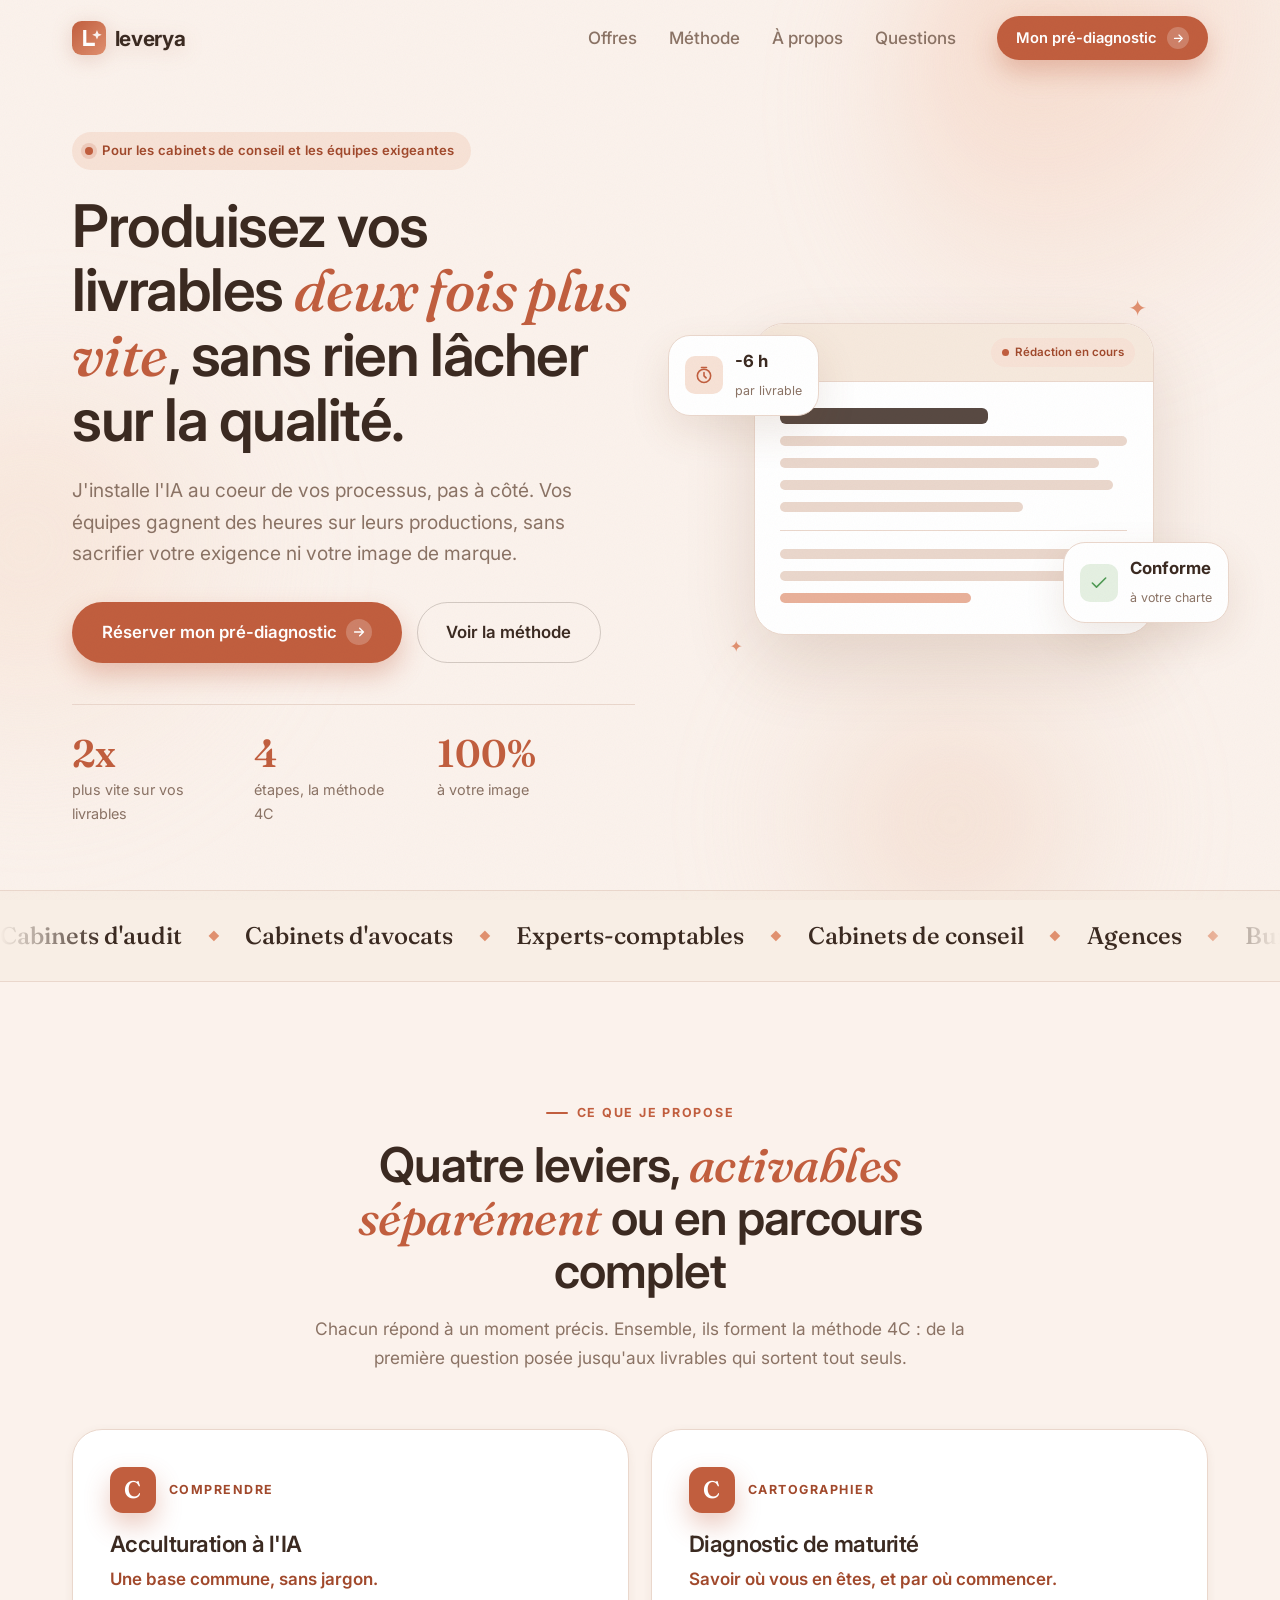
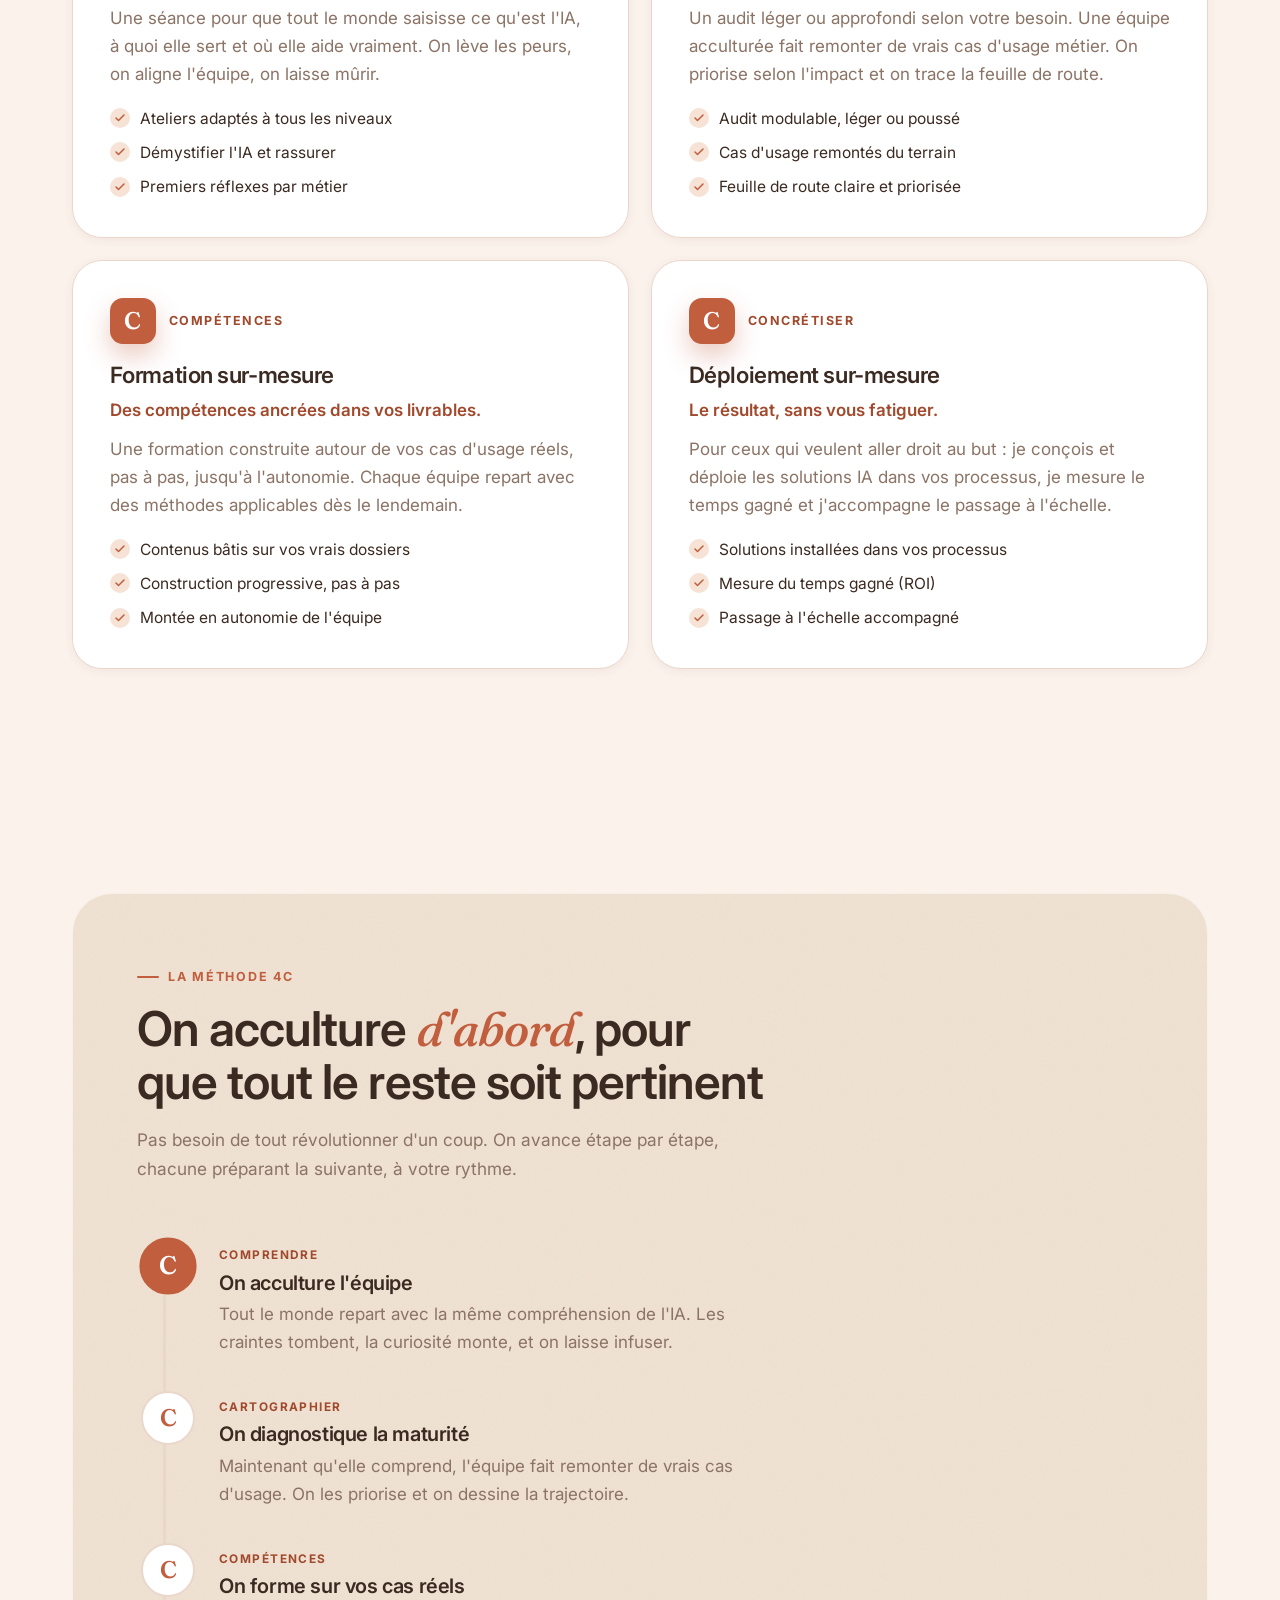
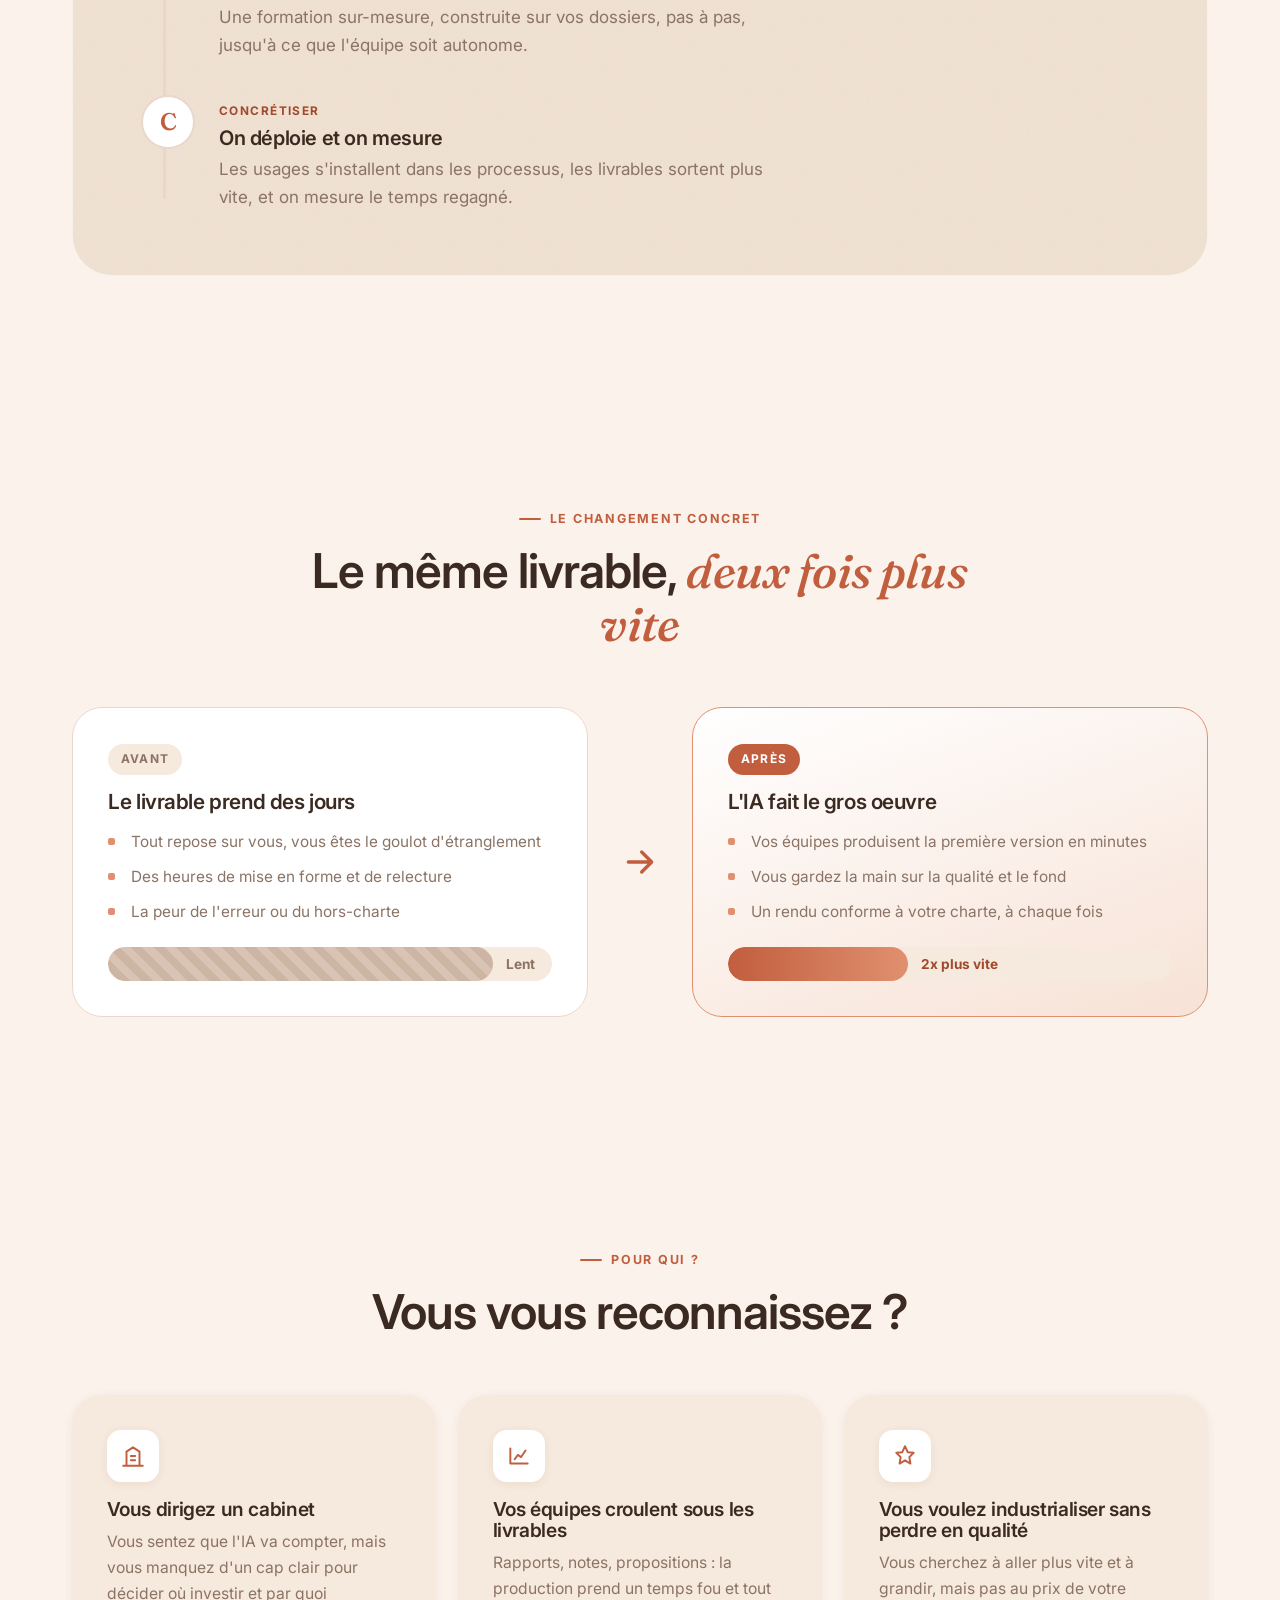
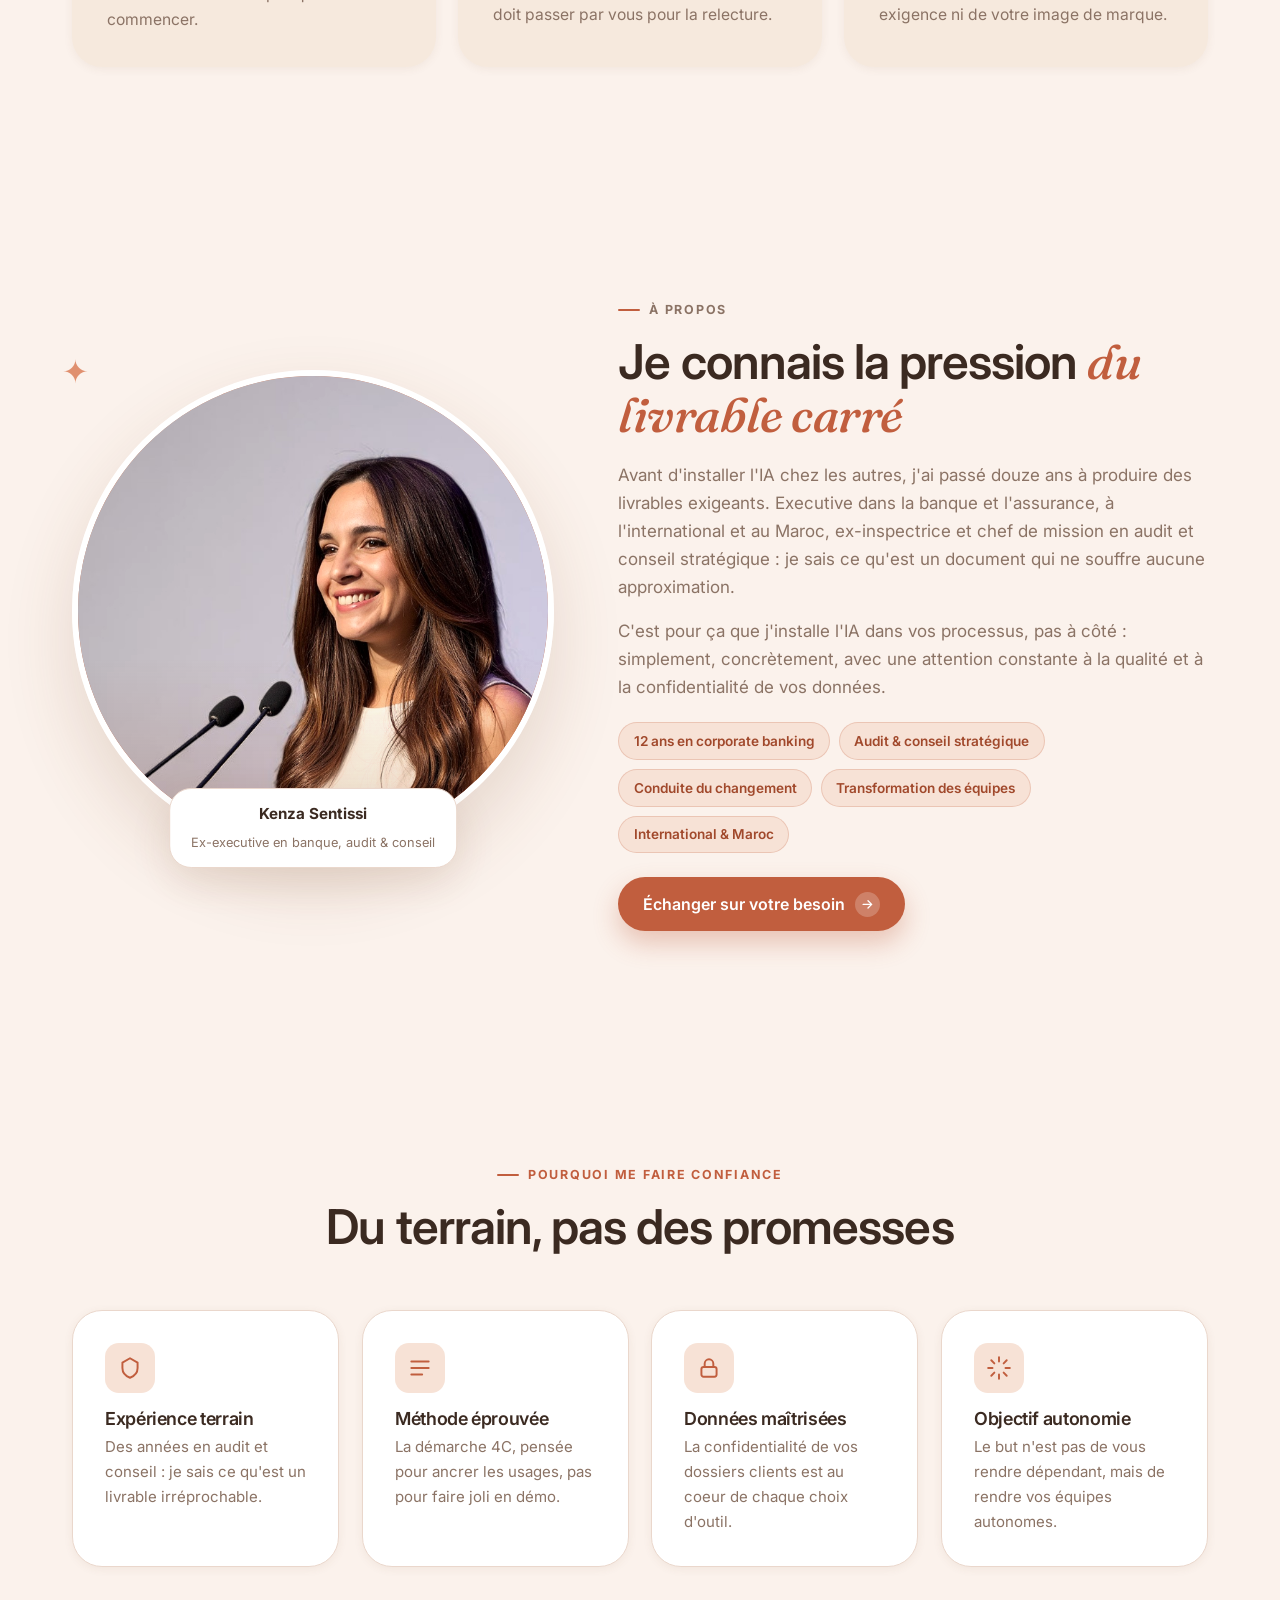
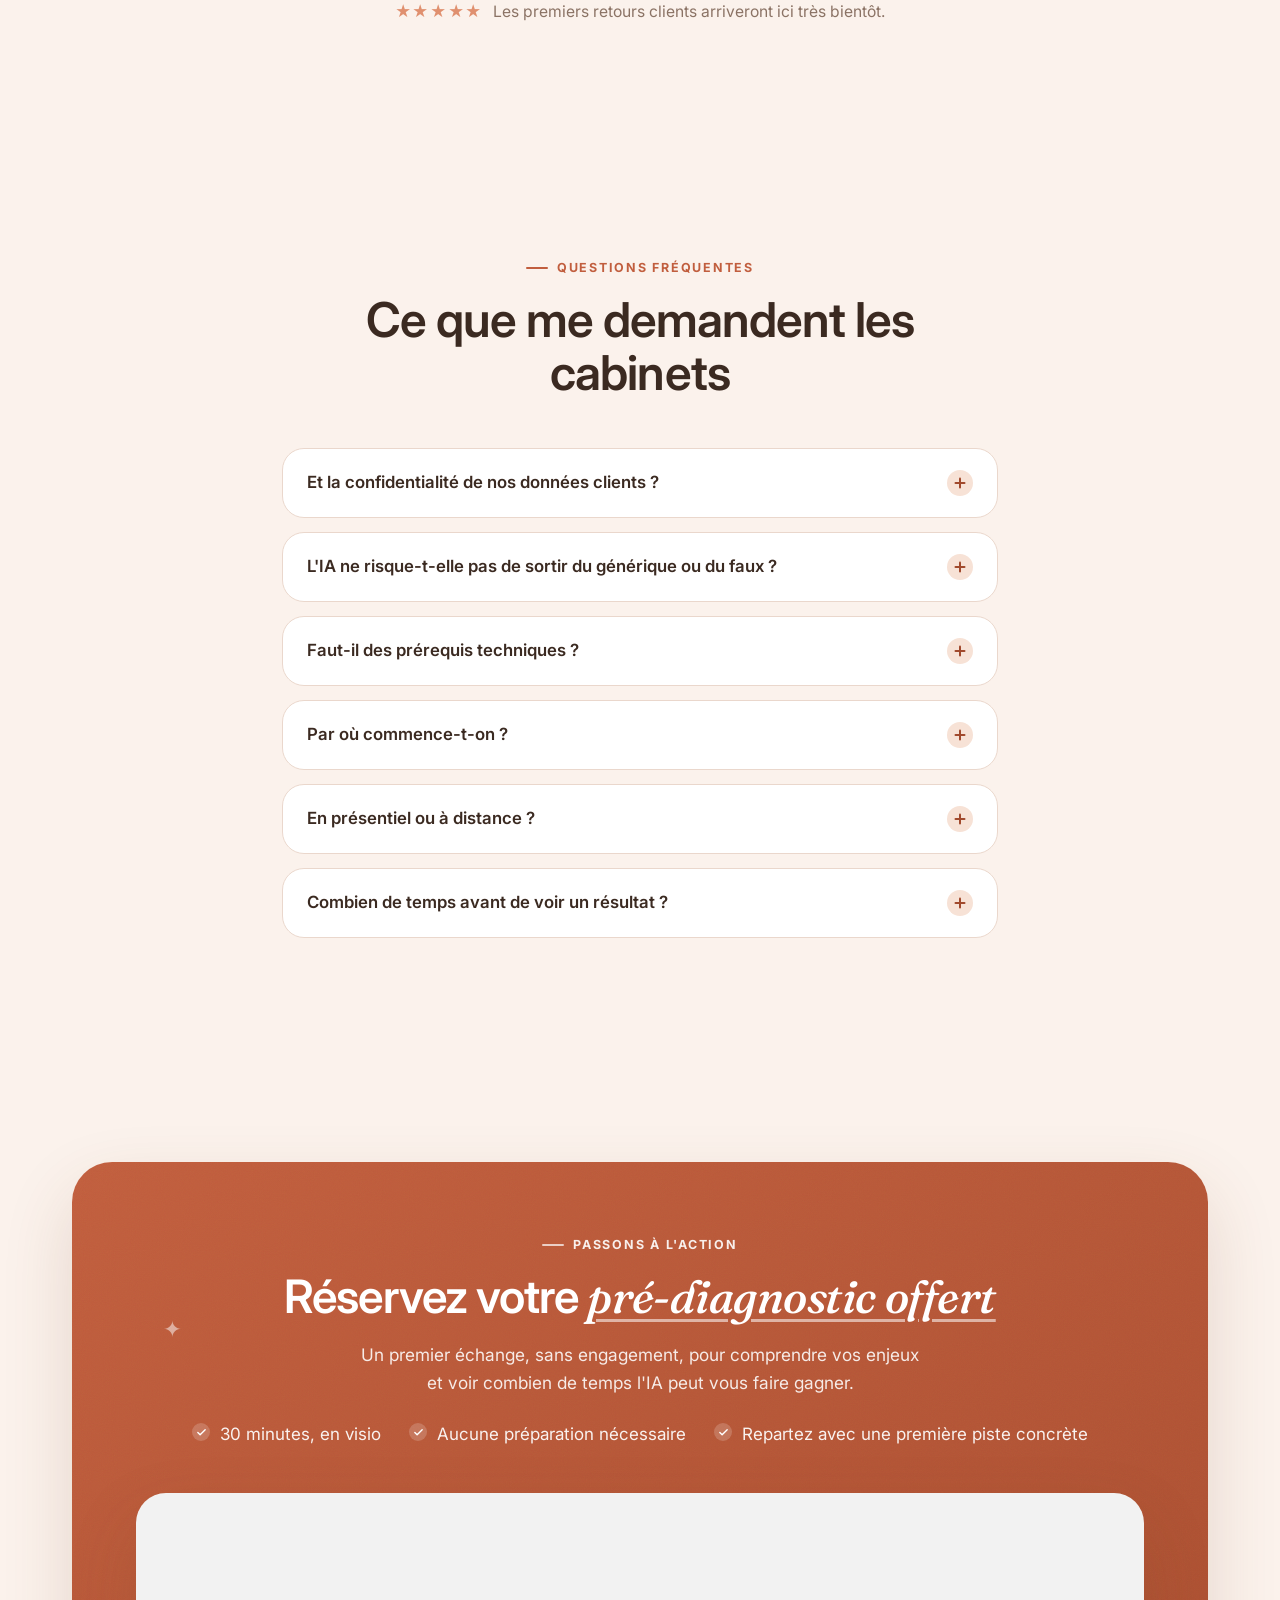
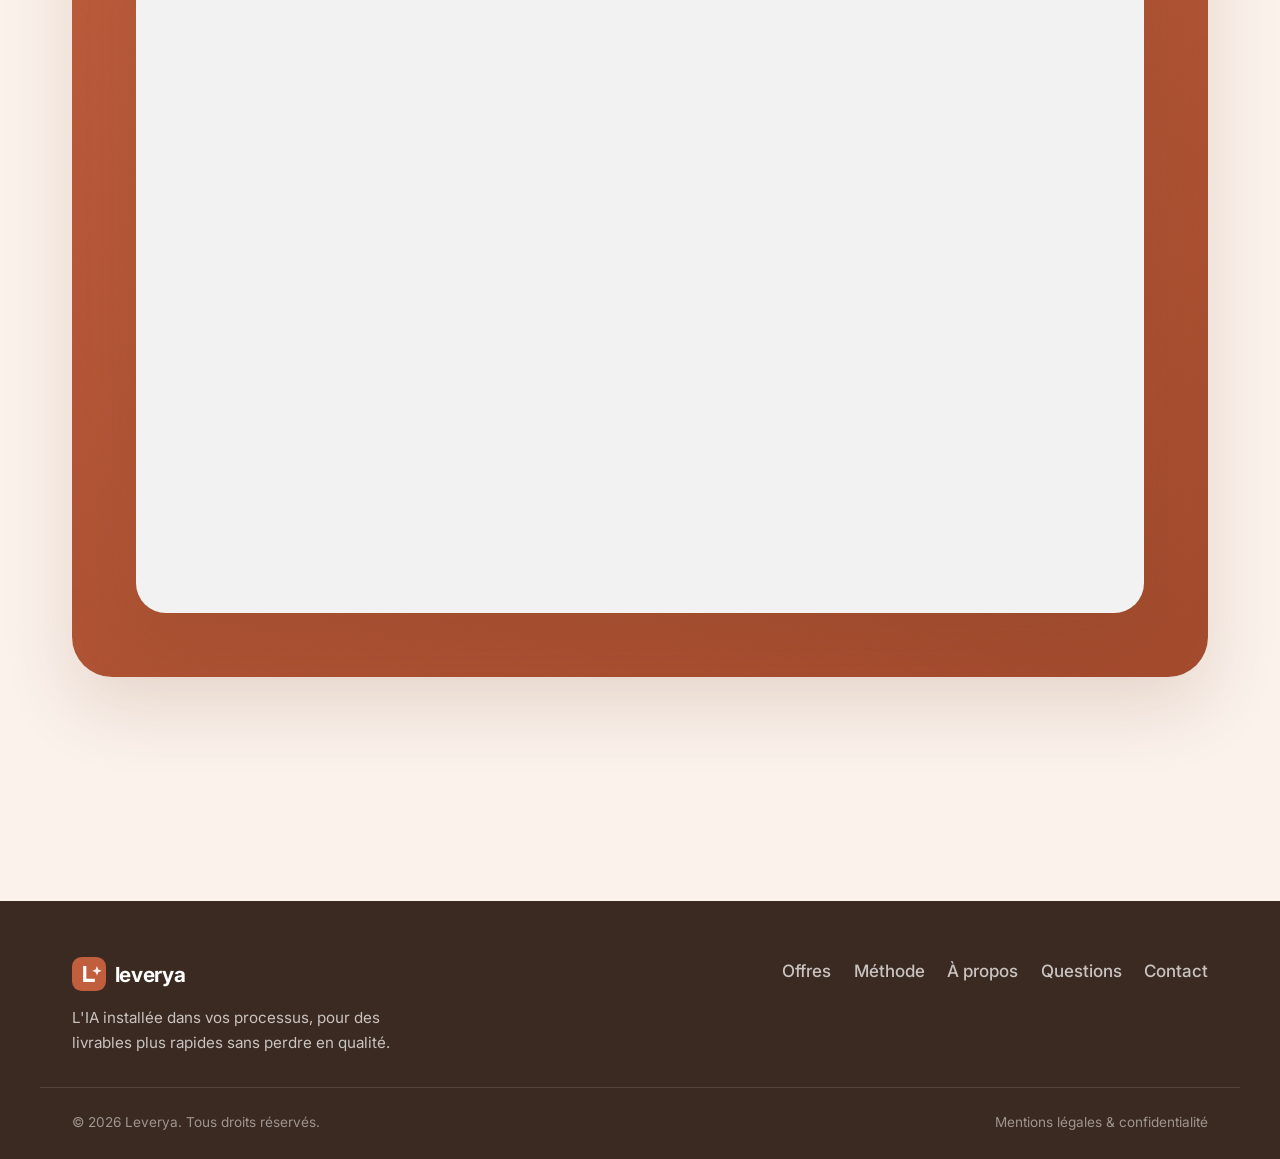
<file: index.html>
<!DOCTYPE html>
<html lang="fr">
  <head>
    <meta charset="UTF-8" />
    <meta name="viewport" content="width=device-width, initial-scale=1.0" />
    <meta
      name="description"
      content="J'aide les cabinets de conseil et les équipes exigeantes à produire leurs livrables deux fois plus vite grâce à l'IA, sans sacrifier la qualité ni leur image. Acculturation, diagnostic, formation et déploiement sur-mesure."
    />
    <title>Leverya · L'IA au service de vos livrables</title>
    <link
      rel="icon"
      href="data:image/svg+xml,%3Csvg xmlns='http://www.w3.org/2000/svg' viewBox='0 0 100 100'%3E%3Crect width='100' height='100' rx='26' fill='%23C15E3E'/%3E%3Ctext x='50' y='73' font-family='Georgia,serif' font-size='60' font-weight='600' text-anchor='middle' fill='white'%3EL%3C/text%3E%3C/svg%3E"
    />

    <!-- Polices : Inter (texte, coherent avec le brand kit) + Fraunces (accents editoriaux) -->
    <link rel="preconnect" href="https://fonts.googleapis.com" />
    <link rel="preconnect" href="https://fonts.gstatic.com" crossorigin />
    <link
      href="https://fonts.googleapis.com/css2?family=Fraunces:ital,opsz,wght@0,9..144,400;0,9..144,500;0,9..144,600;1,9..144,400;1,9..144,500;1,9..144,600&family=Inter:wght@400;500;600;700&display=swap"
      rel="stylesheet"
    />

    <link rel="stylesheet" href="css/style.css" />
  </head>

  <body>
    <!-- Formes organiques animees en fond -->
    <div class="bg-decor" aria-hidden="true">
      <span class="blob blob-1"></span>
      <span class="blob blob-2"></span>
      <span class="blob blob-3"></span>
    </div>

    <!-- ===================== EN-TETE ===================== -->
    <header class="site-header" id="haut">
      <div class="container header-inner">
        <a class="brand" href="#haut" aria-label="Retour en haut">
          <svg class="brand-logo" viewBox="0 0 150 32" aria-label="Leverya">
            <defs>
              <linearGradient id="logo-g" x1="0" y1="0" x2="1" y2="1">
                <stop offset="0%" stop-color="#c15e3e"/>
                <stop offset="100%" stop-color="#e0906f"/>
              </linearGradient>
            </defs>
            <rect width="32" height="32" rx="9" fill="url(#logo-g)"/>
            <path d="M10.5 23.5v-15h3v12h8v3z" fill="#fff"/>
            <path d="M23.5 8.5l1.3 3.2 3.2 1.3-3.2 1.3-1.3 3.2-1.3-3.2-3.2-1.3 3.2-1.3z" fill="#fff" opacity="0.9"/>
            <text x="40" y="23.5" font-family="Inter,system-ui,sans-serif" font-size="19.5" font-weight="700" letter-spacing="-0.3" fill="#3b2a21">leverya</text>
          </svg>
        </a>

        <nav class="nav" aria-label="Navigation principale">
          <a href="#offres">Offres</a>
          <a href="#methode">Méthode</a>
          <a href="#apropos">À propos</a>
          <a href="#faq">Questions</a>
        </nav>

        <a class="btn btn-primary btn-sm nav-cta" href="#contact">
          Mon pré-diagnostic
          <svg class="btn-arrow" viewBox="0 0 24 24" aria-hidden="true">
            <path d="M5 12h14M13 6l6 6-6 6" />
          </svg>
        </a>

        <button class="burger" id="burger" aria-label="Ouvrir le menu" aria-expanded="false">
          <span></span><span></span><span></span>
        </button>
      </div>

      <div class="mobile-menu" id="mobileMenu" hidden>
        <a href="#offres">Offres</a>
        <a href="#methode">Méthode</a>
        <a href="#apropos">À propos</a>
        <a href="#faq">Questions</a>
        <a class="btn btn-primary" href="#contact">Mon pré-diagnostic</a>
      </div>
    </header>

    <main>
      <!-- ===================== HERO ===================== -->
      <section class="hero">
        <div class="container hero-grid">
          <div class="hero-copy reveal">
            <p class="kicker">
              <span class="kicker-dot"></span>
              Pour les cabinets de conseil et les équipes exigeantes
            </p>
            <h1 class="hero-title">
              Produisez vos livrables
              <em>deux fois plus vite</em>,
              sans rien lâcher sur la qualité.
            </h1>
            <p class="hero-sub">
              J'installe l'IA au coeur de vos processus, pas à côté. Vos équipes
              gagnent des heures sur leurs productions, sans sacrifier votre
              exigence ni votre image de marque.
            </p>
            <div class="hero-actions">
              <a class="btn btn-primary btn-lg" href="#contact">
                Réserver mon pré-diagnostic
                <svg class="btn-arrow" viewBox="0 0 24 24" aria-hidden="true">
                  <path d="M5 12h14M13 6l6 6-6 6" />
                </svg>
              </a>
              <a class="btn btn-ghost btn-lg" href="#methode">Voir la méthode</a>
            </div>

            <ul class="hero-stats">
              <li>
                <span class="stat-num" data-target="2" data-suffix="x">0</span>
                <span class="stat-label">plus vite sur vos livrables</span>
              </li>
              <li>
                <span class="stat-num" data-target="4" data-suffix="">0</span>
                <span class="stat-label">étapes, la méthode 4C</span>
              </li>
              <li>
                <span class="stat-num" data-target="100" data-suffix="%">0</span>
                <span class="stat-label">à votre image</span>
              </li>
            </ul>
          </div>

          <!-- Visuel anime : un livrable qui se genere -->
          <div class="hero-visual reveal" aria-hidden="true">
            <div class="doc-window">
              <div class="doc-bar">
                <span></span><span></span><span></span>
                <div class="doc-pill">
                  <span class="doc-dot-live"></span> Rédaction en cours
                </div>
              </div>
              <div class="doc-body">
                <div class="doc-title-line"></div>
                <div class="doc-line l1"></div>
                <div class="doc-line l2"></div>
                <div class="doc-line l3"></div>
                <div class="doc-line l4"></div>
                <div class="doc-sep"></div>
                <div class="doc-line l5"></div>
                <div class="doc-line l6"></div>
                <div class="doc-line l7"></div>
              </div>
            </div>

            <div class="float-card float-card-time">
              <div class="fc-icon">
                <svg viewBox="0 0 24 24"><circle cx="12" cy="13" r="8" /><path d="M12 9v4l2.5 2.5M12 3h0M9 3h6" /></svg>
              </div>
              <div>
                <strong>-6 h</strong>
                <span>par livrable</span>
              </div>
            </div>

            <div class="float-card float-card-quality">
              <div class="fc-icon fc-icon-2">
                <svg viewBox="0 0 24 24"><path d="M20 6L9 17l-5-5" /></svg>
              </div>
              <div>
                <strong>Conforme</strong>
                <span>à votre charte</span>
              </div>
            </div>

            <span class="spark spark-1">✦</span>
            <span class="spark spark-2">✦</span>
          </div>
        </div>
      </section>

      <!-- ===================== MARQUEE CIBLES ===================== -->
      <section class="marquee-wrap" aria-label="Structures accompagnées">
        <div class="marquee">
          <div class="marquee-track">
            <span>Cabinets d'audit</span><i>◆</i>
            <span>Cabinets d'avocats</span><i>◆</i>
            <span>Experts-comptables</span><i>◆</i>
            <span>Cabinets de conseil</span><i>◆</i>
            <span>Agences</span><i>◆</i>
            <span>Bureaux d'études</span><i>◆</i>
            <span>Cabinets d'audit</span><i>◆</i>
            <span>Cabinets d'avocats</span><i>◆</i>
            <span>Experts-comptables</span><i>◆</i>
            <span>Cabinets de conseil</span><i>◆</i>
            <span>Agences</span><i>◆</i>
            <span>Bureaux d'études</span><i>◆</i>
          </div>
        </div>
      </section>

      <!-- ===================== OFFRES (4C) ===================== -->
      <section class="section" id="offres">
        <div class="container">
          <header class="section-head reveal">
            <p class="eyebrow">Ce que je propose</p>
            <h2 class="section-title">
              Quatre leviers, <em>activables séparément</em> ou en parcours complet
            </h2>
            <p class="section-lead">
              Chacun répond à un moment précis. Ensemble, ils forment la méthode
              4C : de la première question posée jusqu'aux livrables qui sortent
              tout seuls.
            </p>
          </header>

          <div class="cards-grid">
            <article class="card offer-card reveal">
              <div class="offer-top">
                <span class="offer-letter">C</span>
                <span class="offer-step">Comprendre</span>
              </div>
              <h3>Acculturation à l'IA</h3>
              <p class="offer-tagline">Une base commune, sans jargon.</p>
              <p class="offer-text">
                Une séance pour que tout le monde saisisse ce qu'est l'IA, à quoi
                elle sert et où elle aide vraiment. On lève les peurs, on aligne
                l'équipe, on laisse mûrir.
              </p>
              <ul class="check-list">
                <li>Ateliers adaptés à tous les niveaux</li>
                <li>Démystifier l'IA et rassurer</li>
                <li>Premiers réflexes par métier</li>
              </ul>
            </article>

            <article class="card offer-card reveal">
              <div class="offer-top">
                <span class="offer-letter">C</span>
                <span class="offer-step">Cartographier</span>
              </div>
              <h3>Diagnostic de maturité</h3>
              <p class="offer-tagline">Savoir où vous en êtes, et par où commencer.</p>
              <p class="offer-text">
                Un audit léger ou approfondi selon votre besoin. Une équipe
                acculturée fait remonter de vrais cas d'usage métier. On priorise
                selon l'impact et on trace la feuille de route.
              </p>
              <ul class="check-list">
                <li>Audit modulable, léger ou poussé</li>
                <li>Cas d'usage remontés du terrain</li>
                <li>Feuille de route claire et priorisée</li>
              </ul>
            </article>

            <article class="card offer-card reveal">
              <div class="offer-top">
                <span class="offer-letter">C</span>
                <span class="offer-step">Compétences</span>
              </div>
              <h3>Formation sur-mesure</h3>
              <p class="offer-tagline">Des compétences ancrées dans vos livrables.</p>
              <p class="offer-text">
                Une formation construite autour de vos cas d'usage réels, pas à
                pas, jusqu'à l'autonomie. Chaque équipe repart avec des méthodes
                applicables dès le lendemain.
              </p>
              <ul class="check-list">
                <li>Contenus bâtis sur vos vrais dossiers</li>
                <li>Construction progressive, pas à pas</li>
                <li>Montée en autonomie de l'équipe</li>
              </ul>
            </article>

            <article class="card offer-card reveal">
              <div class="offer-top">
                <span class="offer-letter">C</span>
                <span class="offer-step">Concrétiser</span>
              </div>
              <h3>Déploiement sur-mesure</h3>
              <p class="offer-tagline">Le résultat, sans vous fatiguer.</p>
              <p class="offer-text">
                Pour ceux qui veulent aller droit au but : je conçois et déploie
                les solutions IA dans vos processus, je mesure le temps gagné et
                j'accompagne le passage à l'échelle.
              </p>
              <ul class="check-list">
                <li>Solutions installées dans vos processus</li>
                <li>Mesure du temps gagné (ROI)</li>
                <li>Passage à l'échelle accompagné</li>
              </ul>
            </article>
          </div>
        </div>
      </section>

      <!-- ===================== METHODE 4C ===================== -->
      <section class="section section-method" id="methode">
        <div class="container">
          <div class="method-panel reveal">
            <header class="section-head section-head-left">
              <p class="eyebrow">La méthode 4C</p>
              <h2 class="section-title">
                On acculture <em>d'abord</em>, pour que tout le reste soit pertinent
              </h2>
              <p class="section-lead">
                Pas besoin de tout révolutionner d'un coup. On avance étape par
                étape, chacune préparant la suivante, à votre rythme.
              </p>
            </header>

            <ol class="timeline" id="timeline">
              <li class="tl-step">
                <span class="tl-node">C</span>
                <div class="tl-body">
                  <span class="tl-kicker">Comprendre</span>
                  <h3>On acculture l'équipe</h3>
                  <p>
                    Tout le monde repart avec la même compréhension de l'IA. Les
                    craintes tombent, la curiosité monte, et on laisse infuser.
                  </p>
                </div>
              </li>
              <li class="tl-step">
                <span class="tl-node">C</span>
                <div class="tl-body">
                  <span class="tl-kicker">Cartographier</span>
                  <h3>On diagnostique la maturité</h3>
                  <p>
                    Maintenant qu'elle comprend, l'équipe fait remonter de vrais
                    cas d'usage. On les priorise et on dessine la trajectoire.
                  </p>
                </div>
              </li>
              <li class="tl-step">
                <span class="tl-node">C</span>
                <div class="tl-body">
                  <span class="tl-kicker">Compétences</span>
                  <h3>On forme sur vos cas réels</h3>
                  <p>
                    Une formation sur-mesure, construite sur vos dossiers, pas à
                    pas, jusqu'à ce que l'équipe soit autonome.
                  </p>
                </div>
              </li>
              <li class="tl-step">
                <span class="tl-node">C</span>
                <div class="tl-body">
                  <span class="tl-kicker">Concrétiser</span>
                  <h3>On déploie et on mesure</h3>
                  <p>
                    Les usages s'installent dans les processus, les livrables
                    sortent plus vite, et on mesure le temps regagné.
                  </p>
                </div>
              </li>
            </ol>
          </div>
        </div>
      </section>

      <!-- ===================== AVANT / APRES ===================== -->
      <section class="section">
        <div class="container">
          <header class="section-head reveal">
            <p class="eyebrow">Le changement concret</p>
            <h2 class="section-title">Le même livrable, <em>deux fois plus vite</em></h2>
          </header>

          <div class="ba-grid reveal">
            <div class="ba-card ba-before">
              <span class="ba-tag">Avant</span>
              <h3>Le livrable prend des jours</h3>
              <ul class="ba-list">
                <li>Tout repose sur vous, vous êtes le goulot d'étranglement</li>
                <li>Des heures de mise en forme et de relecture</li>
                <li>La peur de l'erreur ou du hors-charte</li>
              </ul>
              <div class="ba-bar"><i style="--w: 90%"></i><b>Lent</b></div>
            </div>

            <div class="ba-arrow" aria-hidden="true">
              <svg viewBox="0 0 24 24"><path d="M5 12h14M13 6l6 6-6 6" /></svg>
            </div>

            <div class="ba-card ba-after">
              <span class="ba-tag ba-tag-after">Après</span>
              <h3>L'IA fait le gros oeuvre</h3>
              <ul class="ba-list">
                <li>Vos équipes produisent la première version en minutes</li>
                <li>Vous gardez la main sur la qualité et le fond</li>
                <li>Un rendu conforme à votre charte, à chaque fois</li>
              </ul>
              <div class="ba-bar ba-bar-after"><i style="--w: 42%"></i><b>2x plus vite</b></div>
            </div>
          </div>
        </div>
      </section>

      <!-- ===================== POUR QUI ===================== -->
      <section class="section" id="pourqui">
        <div class="container">
          <header class="section-head reveal">
            <p class="eyebrow">Pour qui ?</p>
            <h2 class="section-title">Vous vous reconnaissez ?</h2>
          </header>

          <div class="persona-grid">
            <article class="card persona-card reveal">
              <div class="persona-ico">
                <svg viewBox="0 0 24 24"><path d="M3 21h18M6 21V8l6-4 6 4v13M10 12h4M10 16h4" /></svg>
              </div>
              <h3>Vous dirigez un cabinet</h3>
              <p>
                Vous sentez que l'IA va compter, mais vous manquez d'un cap clair
                pour décider où investir et par quoi commencer.
              </p>
            </article>
            <article class="card persona-card reveal">
              <div class="persona-ico">
                <svg viewBox="0 0 24 24"><path d="M4 19V5m0 14h16M8 15l3-4 3 2 4-6" /></svg>
              </div>
              <h3>Vos équipes croulent sous les livrables</h3>
              <p>
                Rapports, notes, propositions : la production prend un temps fou
                et tout doit passer par vous pour la relecture.
              </p>
            </article>
            <article class="card persona-card reveal">
              <div class="persona-ico">
                <svg viewBox="0 0 24 24"><path d="M12 3l2.5 5.5L20 9l-4 4 1 6-5-3-5 3 1-6-4-4 5.5-.5z" /></svg>
              </div>
              <h3>Vous voulez industrialiser sans perdre en qualité</h3>
              <p>
                Vous cherchez à aller plus vite et à grandir, mais pas au prix de
                votre exigence ni de votre image de marque.
              </p>
            </article>
          </div>
        </div>
      </section>

      <!-- ===================== A PROPOS ===================== -->
      <section class="section section-about" id="apropos">
        <div class="container">
          <div class="about-grid reveal">
            <div class="about-media">
              <div class="about-frame">
                <img src="assets/images/kenza-speaking.png" alt="Kenza, fondatrice de Leverya, lors d'une intervention" />
              </div>
              <div class="about-badge">
                <strong>Kenza Sentissi</strong>
                <span>Ex-executive en banque, audit &amp; conseil</span>
              </div>
              <span class="spark about-spark">✦</span>
            </div>

            <div class="about-body">
              <p class="eyebrow">À propos</p>
              <h2 class="section-title">
                Je connais la pression <em>du livrable carré</em>
              </h2>
              <p>
                Avant d'installer l'IA chez les autres, j'ai passé douze ans à
                produire des livrables exigeants. Executive dans la banque et
                l'assurance, à l'international et au Maroc, ex-inspectrice et
                chef de mission en audit et conseil stratégique : je sais ce
                qu'est un document qui ne souffre aucune approximation.
              </p>
              <p>
                C'est pour ça que j'installe l'IA dans vos processus, pas à
                côté : simplement, concrètement, avec une attention constante à
                la qualité et à la confidentialité de vos données.
              </p>
              <ul class="about-tags" aria-label="Domaines d'expertise">
                <li>12 ans en corporate banking</li>
                <li>Audit &amp; conseil stratégique</li>
                <li>Conduite du changement</li>
                <li>Transformation des équipes</li>
                <li>International &amp; Maroc</li>
              </ul>
              <a class="btn btn-primary" href="#contact">
                Échanger sur votre besoin
                <svg class="btn-arrow" viewBox="0 0 24 24" aria-hidden="true">
                  <path d="M5 12h14M13 6l6 6-6 6" />
                </svg>
              </a>
            </div>
          </div>
        </div>
      </section>

      <!-- ===================== PREUVE / CONFIANCE ===================== -->
      <section class="section" id="preuve">
        <div class="container">
          <header class="section-head reveal">
            <p class="eyebrow">Pourquoi me faire confiance</p>
            <h2 class="section-title">Du terrain, pas des promesses</h2>
          </header>

          <div class="trust-grid">
            <article class="card trust-card reveal">
              <div class="trust-ico"><svg viewBox="0 0 24 24"><path d="M12 3l7 4v5c0 4.5-3 7.5-7 9-4-1.5-7-4.5-7-9V7z" /></svg></div>
              <h3>Expérience terrain</h3>
              <p>Des années en audit et conseil : je sais ce qu'est un livrable irréprochable.</p>
            </article>
            <article class="card trust-card reveal">
              <div class="trust-ico"><svg viewBox="0 0 24 24"><path d="M4 6h16M4 12h16M4 18h10" /></svg></div>
              <h3>Méthode éprouvée</h3>
              <p>La démarche 4C, pensée pour ancrer les usages, pas pour faire joli en démo.</p>
            </article>
            <article class="card trust-card reveal">
              <div class="trust-ico"><svg viewBox="0 0 24 24"><rect x="5" y="11" width="14" height="9" rx="2" /><path d="M8 11V8a4 4 0 0 1 8 0v3" /></svg></div>
              <h3>Données maîtrisées</h3>
              <p>La confidentialité de vos dossiers clients est au coeur de chaque choix d'outil.</p>
            </article>
            <article class="card trust-card reveal">
              <div class="trust-ico"><svg viewBox="0 0 24 24"><path d="M12 2v4M12 18v4M4.9 4.9l2.8 2.8M16.3 16.3l2.8 2.8M2 12h4M18 12h4M4.9 19.1l2.8-2.8M16.3 7.7l2.8-2.8" /></svg></div>
              <h3>Objectif autonomie</h3>
              <p>Le but n'est pas de vous rendre dépendant, mais de rendre vos équipes autonomes.</p>
            </article>
          </div>

          <p class="proof-soon reveal">
            <span>★★★★★</span> Les premiers retours clients arriveront ici très bientôt.
          </p>
        </div>
      </section>

      <!-- ===================== FAQ ===================== -->
      <section class="section section-faq" id="faq">
        <div class="container narrow">
          <header class="section-head reveal">
            <p class="eyebrow">Questions fréquentes</p>
            <h2 class="section-title">Ce que me demandent les cabinets</h2>
          </header>

          <div class="faq reveal">
            <details class="faq-item">
              <summary>Et la confidentialité de nos données clients ?<span class="faq-icon"></span></summary>
              <div class="faq-answer"><p>C'est la première question, et elle est centrale. On choisit les outils et les réglages qui gardent vos données sous contrôle, et on pose les bonnes pratiques dès le départ.</p></div>
            </details>
            <details class="faq-item">
              <summary>L'IA ne risque-t-elle pas de sortir du générique ou du faux ?<span class="faq-icon"></span></summary>
              <div class="faq-answer"><p>Si on la laisse faire seule, oui. Tout l'enjeu est de l'alimenter avec vos vraies sources et de garder l'humain sur la qualité. C'est exactement ce que j'installe dans vos processus.</p></div>
            </details>
            <details class="faq-item">
              <summary>Faut-il des prérequis techniques ?<span class="faq-icon"></span></summary>
              <div class="faq-answer"><p>Aucun. Tout part de l'acculturation, accessible même en partant de zéro. On avance à votre rythme, avec des exemples tirés de vos dossiers.</p></div>
            </details>
            <details class="faq-item">
              <summary>Par où commence-t-on ?<span class="faq-icon"></span></summary>
              <div class="faq-answer"><p>Par un pré-diagnostic offert : un premier échange pour cerner vos enjeux et choisir la bonne porte d'entrée, de l'acculturation au déploiement.</p></div>
            </details>
            <details class="faq-item">
              <summary>En présentiel ou à distance ?<span class="faq-icon"></span></summary>
              <div class="faq-answer"><p>Les deux. Les ateliers gagnent souvent à se faire en présentiel, le suivi peut se poursuivre à distance, selon vos contraintes.</p></div>
            </details>
            <details class="faq-item">
              <summary>Combien de temps avant de voir un résultat ?<span class="faq-icon"></span></summary>
              <div class="faq-answer"><p>Un premier livrable accéléré peut apparaître dès les premières semaines. On mesure ensemble le temps gagné pour piloter la suite.</p></div>
            </details>
          </div>
        </div>
      </section>

      <!-- ===================== CONTACT / CTA ===================== -->
      <section class="section" id="contact">
        <div class="container">
          <div class="cta-panel reveal">
            <span class="spark cta-spark-1">✦</span>
            <span class="spark cta-spark-2">✦</span>

            <div class="cta-inner">
              <div class="cta-copy">
                <p class="eyebrow eyebrow-light">Passons à l'action</p>
                <h2 class="cta-title">Réservez votre <em>pré-diagnostic offert</em></h2>
                <p class="cta-lead">
                  Un premier échange, sans engagement, pour comprendre vos enjeux
                  et voir combien de temps l'IA peut vous faire gagner.
                </p>
                <ul class="cta-points">
                  <li>30 minutes, en visio</li>
                  <li>Aucune préparation nécessaire</li>
                  <li>Repartez avec une première piste concrète</li>
                </ul>
              </div>

              <div class="calendly-embed" id="calendly">
                <iframe
                  src="https://calendly.com/sentissi-kenza/30min?hide_gdpr_banner=1&background_color=ffffff&text_color=3b2a21&primary_color=c15e3e"
                  width="100%"
                  height="720"
                  frameborder="0"
                  title="Réserver un pré-diagnostic"
                  loading="lazy"
                ></iframe>
              </div>
            </div>
          </div>
        </div>
      </section>
    </main>

    <!-- ===================== PIED DE PAGE ===================== -->
    <footer class="site-footer">
      <div class="container footer-inner">
        <div class="footer-brand">
          <svg class="brand-logo brand-logo-footer" viewBox="0 0 150 32" aria-label="Leverya">
            <rect width="32" height="32" rx="9" fill="#c15e3e"/>
            <path d="M10.5 23.5v-15h3v12h8v3z" fill="#fff"/>
            <path d="M23.5 8.5l1.3 3.2 3.2 1.3-3.2 1.3-1.3 3.2-1.3-3.2-3.2-1.3 3.2-1.3z" fill="#fff" opacity="0.9"/>
            <text x="40" y="23.5" font-family="Inter,system-ui,sans-serif" font-size="19.5" font-weight="700" letter-spacing="-0.3" fill="#fff">leverya</text>
          </svg>
          <p>L'IA installée dans vos processus, pour des livrables plus rapides sans perdre en qualité.</p>
        </div>
        <nav class="footer-nav" aria-label="Pied de page">
          <a href="#offres">Offres</a>
          <a href="#methode">Méthode</a>
          <a href="#apropos">À propos</a>
          <a href="#faq">Questions</a>
          <a href="#contact">Contact</a>
        </nav>
      </div>
      <div class="container footer-bottom">
        <p>© 2026 Leverya. Tous droits réservés.</p>
        <a class="footer-legal-link" href="mentions-legales.html"
          >Mentions légales &amp; confidentialité</a
        >
      </div>
    </footer>

    <script src="js/main.js"></script>
  </body>
</html>
</file>
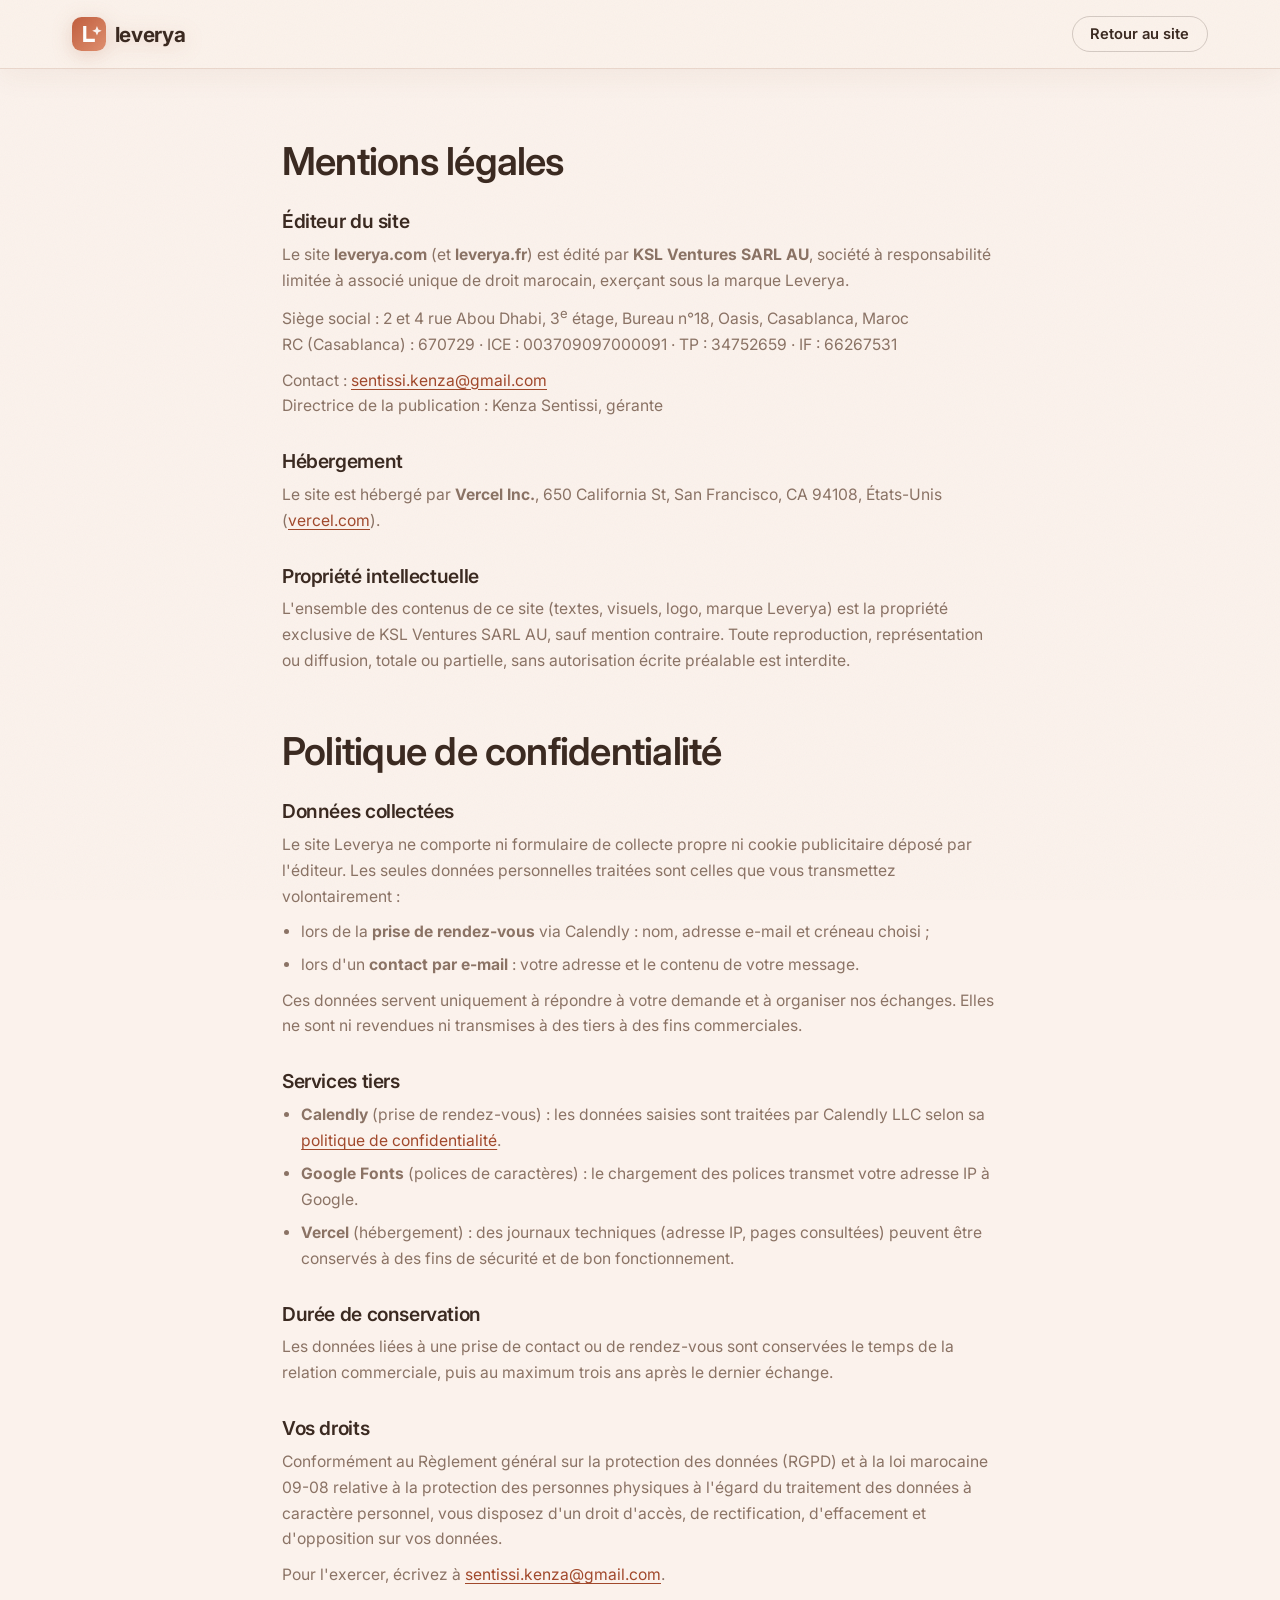
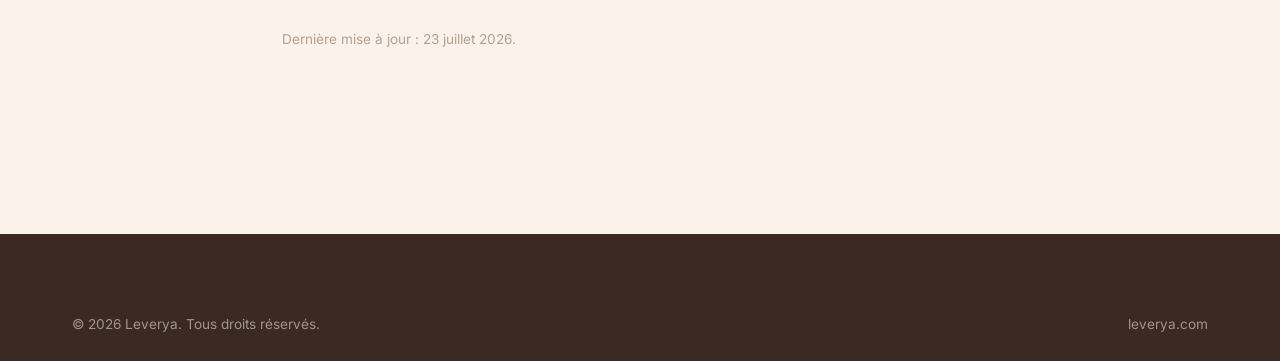
<file: mentions-legales.html>
<!DOCTYPE html>
<html lang="fr">
  <head>
    <meta charset="UTF-8" />
    <meta name="viewport" content="width=device-width, initial-scale=1.0" />
    <meta name="robots" content="noindex" />
    <meta
      name="description"
      content="Mentions légales et politique de confidentialité du site Leverya."
    />
    <title>Mentions légales · Leverya</title>
    <link
      rel="icon"
      href="data:image/svg+xml,%3Csvg xmlns='http://www.w3.org/2000/svg' viewBox='0 0 100 100'%3E%3Crect width='100' height='100' rx='26' fill='%23C15E3E'/%3E%3Ctext x='50' y='73' font-family='Georgia,serif' font-size='60' font-weight='600' text-anchor='middle' fill='white'%3EL%3C/text%3E%3C/svg%3E"
    />
    <link rel="preconnect" href="https://fonts.googleapis.com" />
    <link rel="preconnect" href="https://fonts.gstatic.com" crossorigin />
    <link
      href="https://fonts.googleapis.com/css2?family=Fraunces:ital,opsz,wght@0,9..144,400;0,9..144,500;0,9..144,600;1,9..144,400;1,9..144,500;1,9..144,600&family=Inter:wght@400;500;600;700&display=swap"
      rel="stylesheet"
    />
    <link rel="stylesheet" href="css/style.css" />
  </head>

  <body>
    <header class="site-header scrolled">
      <div class="container header-inner">
        <a class="brand" href="/" aria-label="Retour à l'accueil">
          <svg class="brand-logo" viewBox="0 0 150 32" aria-label="Leverya">
            <defs>
              <linearGradient id="logo-g" x1="0" y1="0" x2="1" y2="1">
                <stop offset="0%" stop-color="#c15e3e"/>
                <stop offset="100%" stop-color="#e0906f"/>
              </linearGradient>
            </defs>
            <rect width="32" height="32" rx="9" fill="url(#logo-g)"/>
            <path d="M10.5 23.5v-15h3v12h8v3z" fill="#fff"/>
            <path d="M23.5 8.5l1.3 3.2 3.2 1.3-3.2 1.3-1.3 3.2-1.3-3.2-3.2-1.3 3.2-1.3z" fill="#fff" opacity="0.9"/>
            <text x="40" y="23.5" font-family="Inter,system-ui,sans-serif" font-size="19.5" font-weight="700" letter-spacing="-0.3" fill="#3b2a21">leverya</text>
          </svg>
        </a>
        <a class="btn btn-ghost btn-sm" href="/">Retour au site</a>
      </div>
    </header>

    <main class="legal-main">
      <div class="container narrow">
        <h1 class="section-title">Mentions légales</h1>

        <section class="legal-block">
          <h2>Éditeur du site</h2>
          <p>
            Le site <strong>leverya.com</strong> (et <strong>leverya.fr</strong>)
            est édité par <strong>KSL Ventures SARL AU</strong>, société à
            responsabilité limitée à associé unique de droit marocain, exerçant
            sous la marque Leverya.
          </p>
          <p>
            Siège social : 2 et 4 rue Abou Dhabi, 3<sup>e</sup> étage, Bureau
            n°18, Oasis, Casablanca, Maroc<br />
            RC (Casablanca) : 670729 · ICE : 003709097000091 · TP : 34752659 ·
            IF : 66267531
          </p>
          <p>
            Contact :
            <a href="mailto:sentissi.kenza@gmail.com">sentissi.kenza@gmail.com</a
            ><br />
            Directrice de la publication : Kenza Sentissi, gérante
          </p>
        </section>

        <section class="legal-block">
          <h2>Hébergement</h2>
          <p>
            Le site est hébergé par <strong>Vercel Inc.</strong>, 650 California
            St, San Francisco, CA 94108, États-Unis
            (<a href="https://vercel.com" rel="noopener" target="_blank">vercel.com</a>).
          </p>
        </section>

        <section class="legal-block">
          <h2>Propriété intellectuelle</h2>
          <p>
            L'ensemble des contenus de ce site (textes, visuels, logo, marque
            Leverya) est la propriété exclusive de KSL Ventures SARL AU, sauf
            mention contraire. Toute reproduction, représentation ou diffusion,
            totale ou partielle, sans autorisation écrite préalable est
            interdite.
          </p>
        </section>

        <h1 class="section-title legal-title-2">Politique de confidentialité</h1>

        <section class="legal-block">
          <h2>Données collectées</h2>
          <p>
            Le site Leverya ne comporte ni formulaire de collecte propre ni
            cookie publicitaire déposé par l'éditeur. Les seules données
            personnelles traitées sont celles que vous transmettez
            volontairement :
          </p>
          <ul>
            <li>
              lors de la <strong>prise de rendez-vous</strong> via Calendly :
              nom, adresse e-mail et créneau choisi ;
            </li>
            <li>
              lors d'un <strong>contact par e-mail</strong> : votre adresse et
              le contenu de votre message.
            </li>
          </ul>
          <p>
            Ces données servent uniquement à répondre à votre demande et à
            organiser nos échanges. Elles ne sont ni revendues ni transmises à
            des tiers à des fins commerciales.
          </p>
        </section>

        <section class="legal-block">
          <h2>Services tiers</h2>
          <ul>
            <li>
              <strong>Calendly</strong> (prise de rendez-vous) : les données
              saisies sont traitées par Calendly LLC selon sa
              <a
                href="https://calendly.com/privacy"
                rel="noopener"
                target="_blank"
                >politique de confidentialité</a
              >.
            </li>
            <li>
              <strong>Google Fonts</strong> (polices de caractères) : le
              chargement des polices transmet votre adresse IP à Google.
            </li>
            <li>
              <strong>Vercel</strong> (hébergement) : des journaux techniques
              (adresse IP, pages consultées) peuvent être conservés à des fins
              de sécurité et de bon fonctionnement.
            </li>
          </ul>
        </section>

        <section class="legal-block">
          <h2>Durée de conservation</h2>
          <p>
            Les données liées à une prise de contact ou de rendez-vous sont
            conservées le temps de la relation commerciale, puis au maximum
            trois ans après le dernier échange.
          </p>
        </section>

        <section class="legal-block">
          <h2>Vos droits</h2>
          <p>
            Conformément au Règlement général sur la protection des données
            (RGPD) et à la loi marocaine 09-08 relative à la protection des
            personnes physiques à l'égard du traitement des données à caractère
            personnel, vous disposez d'un droit d'accès, de rectification,
            d'effacement et d'opposition sur vos données.
          </p>
          <p>
            Pour l'exercer, écrivez à
            <a href="mailto:sentissi.kenza@gmail.com">sentissi.kenza@gmail.com</a>.
          </p>
        </section>

        <p class="legal-updated">Dernière mise à jour : 23 juillet 2026.</p>
      </div>
    </main>

    <footer class="site-footer">
      <div class="container footer-bottom">
        <p>© 2026 Leverya. Tous droits réservés.</p>
        <a class="footer-legal-link" href="/">leverya.com</a>
      </div>
    </footer>
  </body>
</html>
</file>
<file: css/style.css>
/* =========================================================
   Leverya · L'IA au service de vos livrables
   Design system v2 : palette terracotta + dynamisme
   Sommaire :
     1. Variables
     2. Reset et base
     3. Fond anime (blobs)
     4. Utilitaires (container, boutons, titres)
     5. En-tete
     6. Hero (+ visuel anime, compteurs)
     7. Marquee
     8. Offres 4C
     9. Methode (timeline qui se trace)
     10. Avant / apres
     11. Personas
     12. A propos
     13. Preuve
     14. FAQ
     15. CTA + prise de rendez-vous
     16. Pied de page
     17. Animations et responsive
   ========================================================= */

/* ============ 1. VARIABLES ============ */
:root {
  /* Palette terracotta (brand kit) */
  --cream: #fbf2ec;
  --cream-2: #f6e9dd;
  --cream-panel: #f0e2d3;
  --line-warm: #ead7cc;
  --white: #ffffff;

  --terra: #c15e3e;
  --terra-2: #e0906f;
  --terra-deep: #a1492c;
  --terra-soft: #f7e2d6;

  --ink: #3b2a21;
  --ink-soft: #8b7365;
  --ink-faint: #b3a294;

  /* Ombres chaudes */
  --shadow-sm: 0 2px 10px rgba(120, 70, 40, 0.07);
  --shadow-md: 0 16px 40px rgba(120, 70, 40, 0.12);
  --shadow-lg: 0 30px 70px rgba(120, 70, 40, 0.16);
  --shadow-terra: 0 12px 26px rgba(193, 94, 62, 0.32);

  /* Rayons */
  --r-sm: 14px;
  --r-md: 22px;
  --r-lg: 30px;
  --r-xl: 40px;
  --r-pill: 999px;

  --sans: "Inter", system-ui, -apple-system, "Segoe UI", Roboto, sans-serif;
  --serif: "Fraunces", Georgia, "Times New Roman", serif;

  --container: 1200px;
  --pad: clamp(1.1rem, 4vw, 2rem);
  --section-y: clamp(4rem, 9vw, 7rem);

  --grain: url("data:image/svg+xml,%3Csvg xmlns='http://www.w3.org/2000/svg' width='160' height='160'%3E%3Cfilter id='n'%3E%3CfeTurbulence type='fractalNoise' baseFrequency='0.9' numOctaves='2' stitchTiles='stitch'/%3E%3C/filter%3E%3Crect width='100%25' height='100%25' filter='url(%23n)'/%3E%3C/svg%3E");
}

/* ============ 2. RESET ET BASE ============ */
*,
*::before,
*::after {
  box-sizing: border-box;
  margin: 0;
  padding: 0;
}

html {
  scroll-behavior: smooth;
  scroll-padding-top: 90px;
  background: var(--cream);
  -webkit-text-size-adjust: 100%;
}

body {
  position: relative;
  font-family: var(--sans);
  color: var(--ink);
  background: transparent;
  line-height: 1.65;
  font-size: 1.0625rem;
  -webkit-font-smoothing: antialiased;
  text-rendering: optimizeLegibility;
  overflow-x: hidden;
}

body::before {
  content: "";
  position: fixed;
  inset: 0;
  background-image: var(--grain);
  background-size: 160px;
  opacity: 0.04;
  pointer-events: none;
  z-index: 9999;
  mix-blend-mode: multiply;
}

img {
  max-width: 100%;
  display: block;
}
a {
  color: inherit;
  text-decoration: none;
}
h1,
h2,
h3 {
  line-height: 1.1;
  font-weight: 600;
  letter-spacing: -0.02em;
}
em {
  font-style: normal;
}
.hero-title em,
.section-title em,
.cta-title em {
  font-family: var(--serif);
  font-style: italic;
  font-weight: 500;
  letter-spacing: -0.01em;
  color: var(--terra);
}
svg {
  display: block;
}
::selection {
  background: var(--terra);
  color: #fff;
}

/* ============ 3. FOND ANIME ============ */
.bg-decor {
  position: fixed;
  inset: 0;
  z-index: -1;
  overflow: hidden;
  pointer-events: none;
}
.blob {
  position: absolute;
  border-radius: 50%;
  filter: blur(60px);
  opacity: 0.5;
}
.blob-1 {
  width: 520px;
  height: 520px;
  top: -140px;
  right: -120px;
  background: radial-gradient(circle at 30% 30%, #f3c3ab, transparent 70%);
  animation: blobFloat 20s ease-in-out infinite;
}
.blob-2 {
  width: 460px;
  height: 460px;
  top: 40%;
  left: -160px;
  background: radial-gradient(circle at 40% 40%, #f6d9c6, transparent 70%);
  animation: blobFloat 26s ease-in-out infinite reverse;
}
.blob-3 {
  width: 400px;
  height: 400px;
  bottom: -120px;
  right: 10%;
  background: radial-gradient(circle at 50% 50%, #eecbb6, transparent 70%);
  animation: blobFloat 23s ease-in-out infinite;
}

/* ============ 4. UTILITAIRES ============ */
.container {
  width: 100%;
  max-width: var(--container);
  margin-inline: auto;
  padding-inline: var(--pad);
}
.container.narrow {
  max-width: 780px;
}
.section {
  padding-block: var(--section-y);
  position: relative;
}

.eyebrow {
  display: inline-flex;
  align-items: center;
  gap: 0.55rem;
  font-size: 0.78rem;
  font-weight: 700;
  letter-spacing: 0.14em;
  text-transform: uppercase;
  color: var(--terra);
  margin-bottom: 1rem;
}
.eyebrow::before {
  content: "";
  width: 22px;
  height: 2px;
  border-radius: 2px;
  background: var(--terra);
}
.eyebrow-light {
  color: rgba(255, 255, 255, 0.9);
}
.eyebrow-light::before {
  background: rgba(255, 255, 255, 0.7);
}

.section-head {
  max-width: 720px;
  margin: 0 auto clamp(2.5rem, 5vw, 3.5rem);
  text-align: center;
}
.section-head-left {
  margin-inline: 0;
  text-align: left;
}
.section-title {
  font-size: clamp(1.9rem, 3.8vw, 3rem);
}
.section-lead {
  margin-top: 1.1rem;
  color: var(--ink-soft);
  font-size: 1.08rem;
}

/* Boutons */
.btn {
  display: inline-flex;
  align-items: center;
  justify-content: center;
  gap: 0.6rem;
  padding: 0.85rem 1.5rem;
  border: 1px solid transparent;
  border-radius: var(--r-pill);
  font-family: inherit;
  font-size: 1rem;
  font-weight: 600;
  line-height: 1;
  cursor: pointer;
  transition: transform 0.25s ease, box-shadow 0.25s ease, background 0.25s ease,
    border-color 0.25s ease;
  white-space: nowrap;
}
.btn-sm {
  padding: 0.6rem 1.1rem;
  font-size: 0.92rem;
}
.btn-lg {
  padding: 1.02rem 1.8rem;
  font-size: 1.05rem;
}
.btn-arrow {
  flex: none;
  width: 1.55em;
  height: 1.55em;
  padding: 0.32em;
  border-radius: 50%;
  fill: none;
  stroke: currentColor;
  stroke-width: 2.2;
  stroke-linecap: round;
  stroke-linejoin: round;
  transition: transform 0.25s ease;
}
.btn:hover .btn-arrow {
  transform: translateX(3px);
}
.btn-primary {
  background: var(--terra);
  color: #fff;
  box-shadow: var(--shadow-terra);
}
.btn-primary .btn-arrow {
  background: rgba(255, 255, 255, 0.22);
}
.btn-primary:hover {
  background: var(--terra-deep);
  transform: translateY(-2px);
  box-shadow: 0 18px 34px rgba(161, 73, 44, 0.36);
}
.btn-ghost {
  background: transparent;
  color: var(--ink);
  border-color: rgba(59, 42, 33, 0.2);
}
.btn-ghost:hover {
  background: rgba(59, 42, 33, 0.04);
  border-color: var(--ink);
  transform: translateY(-2px);
}
.btn-light {
  background: #fff;
  color: var(--terra-deep);
}
.btn-light .btn-arrow {
  background: rgba(193, 94, 62, 0.16);
}
.btn-light:hover {
  transform: translateY(-2px);
  box-shadow: 0 18px 34px rgba(0, 0, 0, 0.16);
}

/* Carte generique */
.card {
  background: var(--white);
  border: 1px solid var(--line-warm);
  border-radius: var(--r-lg);
  box-shadow: var(--shadow-sm);
  transition: transform 0.3s ease, box-shadow 0.3s ease;
}

.spark {
  position: absolute;
  color: var(--terra-2);
  font-size: 1.4rem;
  line-height: 1;
  pointer-events: none;
  animation: floatY 6s ease-in-out infinite;
}

/* ============ 5. EN-TETE ============ */
.site-header {
  position: sticky;
  top: 0;
  z-index: 100;
  transition: background 0.3s ease, box-shadow 0.3s ease, backdrop-filter 0.3s ease;
}
.site-header.scrolled {
  background: rgba(251, 242, 236, 0.82);
  backdrop-filter: saturate(180%) blur(14px);
  box-shadow: 0 1px 0 var(--line-warm), 0 8px 30px rgba(120, 70, 40, 0.06);
}
.header-inner {
  display: flex;
  align-items: center;
  justify-content: space-between;
  gap: 1rem;
  padding-block: 1rem;
}
.brand {
  display: inline-flex;
  align-items: center;
  gap: 0.65rem;
  font-weight: 700;
}
.brand-logo {
  height: 34px;
  width: auto;
  display: block;
  filter: drop-shadow(0 4px 10px rgba(161, 73, 44, 0.2));
}
.nav {
  display: flex;
  gap: 2rem;
  margin-left: auto;
  margin-right: 1.6rem;
}
.nav a {
  position: relative;
  font-weight: 500;
  color: var(--ink-soft);
  transition: color 0.2s ease;
}
.nav a::after {
  content: "";
  position: absolute;
  left: 0;
  bottom: -6px;
  width: 0;
  height: 2px;
  border-radius: 2px;
  background: var(--terra);
  transition: width 0.25s ease;
}
.nav a:hover {
  color: var(--ink);
}
.nav a:hover::after {
  width: 100%;
}
.burger {
  display: none;
  flex-direction: column;
  gap: 5px;
  width: 44px;
  height: 44px;
  align-items: center;
  justify-content: center;
  background: transparent;
  border: 1px solid rgba(59, 42, 33, 0.2);
  border-radius: 12px;
  cursor: pointer;
}
.burger span {
  width: 20px;
  height: 2px;
  border-radius: 2px;
  background: var(--ink);
  transition: transform 0.3s ease, opacity 0.2s ease;
}
.burger[aria-expanded="true"] span:nth-child(1) {
  transform: translateY(7px) rotate(45deg);
}
.burger[aria-expanded="true"] span:nth-child(2) {
  opacity: 0;
}
.burger[aria-expanded="true"] span:nth-child(3) {
  transform: translateY(-7px) rotate(-45deg);
}
.mobile-menu {
  display: flex;
  flex-direction: column;
  gap: 0.35rem;
  padding: 0.6rem var(--pad) 1.4rem;
  background: rgba(251, 242, 236, 0.97);
  backdrop-filter: blur(14px);
  border-top: 1px solid var(--line-warm);
}
.mobile-menu[hidden] {
  display: none;
}
.mobile-menu a {
  padding: 0.75rem 0.5rem;
  font-weight: 500;
  color: var(--ink);
  border-bottom: 1px solid var(--line-warm);
}
.mobile-menu a.btn {
  margin-top: 0.6rem;
  border-bottom: none;
  color: #fff;
}

/* ============ 6. HERO ============ */
.hero {
  padding-top: clamp(2rem, 5vw, 3.5rem);
  padding-bottom: clamp(2rem, 5vw, 4rem);
}
.hero-grid {
  display: grid;
  grid-template-columns: 1.05fr 0.95fr;
  gap: clamp(2rem, 5vw, 4rem);
  align-items: center;
}
.kicker {
  display: inline-flex;
  align-items: center;
  gap: 0.6rem;
  font-size: 0.82rem;
  font-weight: 600;
  letter-spacing: 0.02em;
  color: var(--terra-deep);
  background: var(--terra-soft);
  padding: 0.5rem 1rem 0.5rem 0.8rem;
  border-radius: var(--r-pill);
  margin-bottom: 1.5rem;
}
.kicker-dot {
  width: 8px;
  height: 8px;
  border-radius: 50%;
  background: var(--terra);
  box-shadow: 0 0 0 4px rgba(193, 94, 62, 0.18);
  animation: pulse 2.4s ease-in-out infinite;
}
.hero-title {
  font-size: clamp(2.3rem, 4.6vw, 3.7rem);
  font-weight: 600;
  letter-spacing: -0.025em;
}
.hero-sub {
  max-width: 46ch;
  margin-top: 1.4rem;
  color: var(--ink-soft);
  font-size: clamp(1.05rem, 1.6vw, 1.2rem);
}
.hero-actions {
  display: flex;
  flex-wrap: wrap;
  gap: 0.9rem;
  margin-top: 2rem;
}
.hero-stats {
  display: flex;
  flex-wrap: wrap;
  gap: 1.6rem 2.4rem;
  list-style: none;
  margin-top: 2.6rem;
  padding-top: 1.8rem;
  border-top: 1px solid var(--line-warm);
}
.hero-stats li {
  display: flex;
  flex-direction: column;
}
.stat-num {
  font-family: var(--serif);
  font-size: 2.4rem;
  font-weight: 600;
  line-height: 1;
  color: var(--terra);
}
.stat-label {
  margin-top: 0.35rem;
  font-size: 0.9rem;
  color: var(--ink-soft);
  max-width: 16ch;
}

/* Visuel anime : document */
.hero-visual {
  position: relative;
  min-height: 380px;
  display: grid;
  place-items: center;
}
.doc-window {
  width: 100%;
  max-width: 400px;
  background: var(--white);
  border-radius: var(--r-lg);
  border: 1px solid var(--line-warm);
  box-shadow: var(--shadow-lg);
  overflow: hidden;
}
.doc-bar {
  display: flex;
  align-items: center;
  gap: 6px;
  padding: 14px 18px;
  background: var(--cream-2);
  border-bottom: 1px solid var(--line-warm);
}
.doc-bar > span {
  width: 11px;
  height: 11px;
  border-radius: 50%;
  background: var(--line-warm);
}
.doc-bar > span:nth-child(1) {
  background: #e08a6a;
}
.doc-bar > span:nth-child(2) {
  background: #e8b96f;
}
.doc-bar > span:nth-child(3) {
  background: #8fbf8a;
}
.doc-pill {
  margin-left: auto;
  display: inline-flex;
  align-items: center;
  gap: 6px;
  font-size: 0.72rem;
  font-weight: 600;
  color: var(--terra-deep);
  background: var(--terra-soft);
  padding: 5px 11px;
  border-radius: var(--r-pill);
}
.doc-dot-live {
  width: 7px;
  height: 7px;
  border-radius: 50%;
  background: var(--terra);
  animation: pulse 1.6s ease-in-out infinite;
}
.doc-body {
  padding: 1.6rem 1.6rem 1.9rem;
  display: grid;
  gap: 0.75rem;
}
.doc-title-line {
  height: 16px;
  width: 60%;
  border-radius: 6px;
  background: var(--ink);
  opacity: 0.85;
  transform-origin: left;
  animation: writeLine 7s ease-in-out infinite;
}
.doc-line {
  height: 10px;
  border-radius: 5px;
  background: var(--line-warm);
  transform-origin: left;
  animation: writeLine 7s ease-in-out infinite;
}
.doc-line.l1 { width: 100%; animation-delay: 0.3s; }
.doc-line.l2 { width: 92%; animation-delay: 0.6s; }
.doc-line.l3 { width: 96%; animation-delay: 0.9s; }
.doc-line.l4 { width: 70%; animation-delay: 1.2s; }
.doc-sep { height: 1px; background: var(--line-warm); margin: 0.4rem 0; }
.doc-line.l5 { width: 88%; animation-delay: 1.6s; }
.doc-line.l6 { width: 97%; animation-delay: 1.9s; }
.doc-line.l7 { width: 55%; animation-delay: 2.2s; background: var(--terra-2); opacity: 0.7; }

.float-card {
  position: absolute;
  display: flex;
  align-items: center;
  gap: 0.7rem;
  background: var(--white);
  border: 1px solid var(--line-warm);
  border-radius: var(--r-md);
  padding: 0.75rem 1rem;
  box-shadow: var(--shadow-md);
}
.float-card strong {
  display: block;
  font-size: 1.05rem;
  color: var(--ink);
}
.float-card span {
  font-size: 0.78rem;
  color: var(--ink-soft);
}
.fc-icon {
  display: grid;
  place-items: center;
  width: 38px;
  height: 38px;
  border-radius: 10px;
  background: var(--terra-soft);
  flex: none;
}
.fc-icon svg {
  width: 20px;
  height: 20px;
  fill: none;
  stroke: var(--terra);
  stroke-width: 1.9;
  stroke-linecap: round;
  stroke-linejoin: round;
}
.fc-icon-2 {
  background: #e5f0e2;
}
.fc-icon-2 svg {
  stroke: #4f9a54;
}
.float-card-time {
  top: 12%;
  left: -6%;
  animation: floatY 5s ease-in-out infinite;
}
.float-card-quality {
  bottom: 12%;
  right: -4%;
  animation: floatY 6s ease-in-out infinite 0.6s;
}
.hero-visual .spark-1 {
  top: 2%;
  right: 12%;
}
.hero-visual .spark-2 {
  bottom: 4%;
  left: 6%;
  font-size: 1rem;
  animation-delay: 1s;
}

/* ============ 7. MARQUEE ============ */
.marquee-wrap {
  padding-block: clamp(1rem, 2vw, 1.6rem);
  border-block: 1px solid var(--line-warm);
  background: rgba(246, 233, 221, 0.5);
}
.marquee {
  overflow: hidden;
  -webkit-mask-image: linear-gradient(90deg, transparent, #000 8%, #000 92%, transparent);
  mask-image: linear-gradient(90deg, transparent, #000 8%, #000 92%, transparent);
}
.marquee-track {
  display: flex;
  align-items: center;
  gap: 1.6rem;
  width: max-content;
  animation: marquee 26s linear infinite;
}
.marquee-track span {
  font-family: var(--serif);
  font-size: 1.5rem;
  font-weight: 500;
  color: var(--ink);
  white-space: nowrap;
}
.marquee-track i {
  color: var(--terra-2);
  font-style: normal;
  font-size: 0.7rem;
}
.marquee:hover .marquee-track {
  animation-play-state: paused;
}

/* ============ 8. OFFRES 4C ============ */
.cards-grid {
  display: grid;
  grid-template-columns: repeat(2, 1fr);
  gap: clamp(1rem, 2vw, 1.4rem);
}
.offer-card {
  position: relative;
  overflow: hidden;
  padding: clamp(1.6rem, 3vw, 2.3rem);
}
.offer-card::before {
  content: "";
  position: absolute;
  top: 0;
  left: 0;
  right: 0;
  height: 4px;
  background: linear-gradient(90deg, var(--terra), var(--terra-2));
  transform: scaleX(0);
  transform-origin: left;
  transition: transform 0.35s ease;
}
.offer-card:hover {
  transform: translateY(-6px);
  box-shadow: var(--shadow-md);
}
.offer-card:hover::before {
  transform: scaleX(1);
}
.offer-top {
  display: flex;
  align-items: center;
  gap: 0.8rem;
  margin-bottom: 1.2rem;
}
.offer-letter {
  display: grid;
  place-items: center;
  width: 46px;
  height: 46px;
  border-radius: 13px;
  background: var(--terra);
  color: #fff;
  font-family: var(--serif);
  font-size: 1.5rem;
  font-weight: 600;
  box-shadow: var(--shadow-terra);
}
.offer-step {
  font-size: 0.78rem;
  font-weight: 700;
  letter-spacing: 0.12em;
  text-transform: uppercase;
  color: var(--terra-deep);
}
.offer-card h3 {
  font-size: 1.4rem;
  margin-bottom: 0.5rem;
}
.offer-tagline {
  font-weight: 600;
  color: var(--terra-deep);
  margin-bottom: 0.7rem;
}
.offer-text {
  color: var(--ink-soft);
  margin-bottom: 1.1rem;
}
.check-list {
  list-style: none;
  display: grid;
  gap: 0.55rem;
}
.check-list li {
  position: relative;
  padding-left: 1.9rem;
  color: var(--ink);
  font-size: 0.97rem;
}
.check-list li::before {
  content: "";
  position: absolute;
  left: 0;
  top: 0.15em;
  width: 20px;
  height: 20px;
  border-radius: 50%;
  background: var(--terra-soft)
    url("data:image/svg+xml,%3Csvg xmlns='http://www.w3.org/2000/svg' viewBox='0 0 24 24' fill='none' stroke='%23c15e3e' stroke-width='3' stroke-linecap='round' stroke-linejoin='round'%3E%3Cpath d='M20 6L9 17l-5-5'/%3E%3C/svg%3E")
    center / 12px no-repeat;
}

/* ============ 9. METHODE (TIMELINE) ============ */
.method-panel {
  position: relative;
  overflow: hidden;
  background: var(--cream-panel);
  border-radius: var(--r-xl);
  padding: clamp(2rem, 5vw, 4rem);
  border: 1px solid rgba(255, 255, 255, 0.5);
}
.method-panel::after {
  content: "";
  position: absolute;
  inset: 0;
  background-image: var(--grain);
  background-size: 150px;
  opacity: 0.05;
  mix-blend-mode: multiply;
  pointer-events: none;
}
.method-panel .section-head {
  position: relative;
  z-index: 1;
  max-width: 640px;
}
.timeline {
  position: relative;
  list-style: none;
  margin-top: clamp(2rem, 4vw, 3rem);
  padding-left: 4px;
  z-index: 1;
}
.timeline::before {
  content: "";
  position: absolute;
  left: 26px;
  top: 12px;
  bottom: 12px;
  width: 3px;
  border-radius: 3px;
  background: var(--line-warm);
}
.timeline::after {
  content: "";
  position: absolute;
  left: 26px;
  top: 12px;
  width: 3px;
  height: var(--fill, 0%);
  max-height: calc(100% - 24px);
  border-radius: 3px;
  background: linear-gradient(var(--terra), var(--terra-2));
  transition: height 0.25s ease-out;
}
.tl-step {
  position: relative;
  display: flex;
  gap: 1.5rem;
  padding-bottom: 2.2rem;
}
.tl-step:last-child {
  padding-bottom: 0;
}
.tl-node {
  flex: none;
  display: grid;
  place-items: center;
  width: 54px;
  height: 54px;
  border-radius: 50%;
  background: var(--white);
  border: 2px solid var(--line-warm);
  color: var(--terra);
  font-family: var(--serif);
  font-size: 1.5rem;
  font-weight: 600;
  position: relative;
  z-index: 2;
  transition: border-color 0.4s ease, background 0.4s ease, color 0.4s ease,
    transform 0.4s ease;
}
.tl-step.on .tl-node {
  background: var(--terra);
  border-color: var(--terra);
  color: #fff;
  transform: scale(1.06);
}
.tl-kicker {
  font-size: 0.74rem;
  font-weight: 700;
  letter-spacing: 0.12em;
  text-transform: uppercase;
  color: var(--terra-deep);
}
.tl-body h3 {
  font-size: 1.25rem;
  margin: 0.25rem 0 0.4rem;
}
.tl-body p {
  color: var(--ink-soft);
  max-width: 52ch;
}

/* ============ 10. AVANT / APRES ============ */
.ba-grid {
  display: grid;
  grid-template-columns: 1fr auto 1fr;
  gap: clamp(1rem, 2.5vw, 2rem);
  align-items: center;
}
.ba-card {
  padding: clamp(1.6rem, 3vw, 2.2rem);
  border-radius: var(--r-lg);
  border: 1px solid var(--line-warm);
}
.ba-before {
  background: var(--white);
}
.ba-after {
  background: linear-gradient(160deg, #fff, var(--terra-soft));
  border-color: var(--terra-2);
}
.ba-tag {
  display: inline-block;
  font-size: 0.75rem;
  font-weight: 700;
  letter-spacing: 0.1em;
  text-transform: uppercase;
  color: var(--ink-soft);
  background: var(--cream-2);
  padding: 0.35rem 0.8rem;
  border-radius: var(--r-pill);
  margin-bottom: 1rem;
}
.ba-tag-after {
  color: #fff;
  background: var(--terra);
}
.ba-card h3 {
  font-size: 1.3rem;
  margin-bottom: 1rem;
}
.ba-list {
  list-style: none;
  display: grid;
  gap: 0.6rem;
  margin-bottom: 1.4rem;
}
.ba-list li {
  position: relative;
  padding-left: 1.4rem;
  color: var(--ink-soft);
  font-size: 0.96rem;
}
.ba-list li::before {
  content: "";
  position: absolute;
  left: 0;
  top: 0.55em;
  width: 7px;
  height: 7px;
  border-radius: 2px;
  background: var(--terra-2);
}
.ba-bar {
  display: flex;
  align-items: center;
  gap: 0.8rem;
  height: 34px;
  border-radius: var(--r-pill);
  background: var(--cream-2);
  padding: 0 1rem 0 0;
  overflow: hidden;
  font-size: 0.85rem;
  font-weight: 700;
  color: var(--ink-soft);
}
.ba-bar i {
  display: block;
  height: 100%;
  width: var(--w);
  border-radius: var(--r-pill);
  background: repeating-linear-gradient(45deg, #d9c3b4, #d9c3b4 8px, #cdb5a4 8px, #cdb5a4 16px);
}
.ba-bar-after i {
  background: linear-gradient(90deg, var(--terra), var(--terra-2));
}
.ba-bar-after {
  color: var(--terra-deep);
}
.ba-arrow svg {
  width: 40px;
  height: 40px;
  fill: none;
  stroke: var(--terra);
  stroke-width: 2;
  stroke-linecap: round;
  stroke-linejoin: round;
}

/* ============ 11. PERSONAS ============ */
.persona-grid {
  display: grid;
  grid-template-columns: repeat(3, 1fr);
  gap: clamp(1rem, 2vw, 1.4rem);
}
.persona-card {
  padding: clamp(1.6rem, 3vw, 2.1rem);
  background: var(--cream-2);
  border-color: transparent;
}
.persona-card:hover {
  transform: translateY(-5px);
  box-shadow: var(--shadow-md);
}
.persona-ico {
  display: grid;
  place-items: center;
  width: 52px;
  height: 52px;
  border-radius: 14px;
  background: #fff;
  box-shadow: var(--shadow-sm);
  margin-bottom: 1.1rem;
}
.persona-ico svg {
  width: 26px;
  height: 26px;
  fill: none;
  stroke: var(--terra);
  stroke-width: 1.8;
  stroke-linecap: round;
  stroke-linejoin: round;
}
.persona-card h3 {
  font-size: 1.2rem;
  margin-bottom: 0.55rem;
}
.persona-card p {
  color: var(--ink-soft);
  font-size: 0.98rem;
}

/* ============ 12. A PROPOS ============ */
.about-grid {
  display: grid;
  grid-template-columns: 0.9fr 1.1fr;
  gap: clamp(2rem, 5vw, 4rem);
  align-items: center;
}
.about-media {
  position: relative;
}
.about-frame {
  position: relative;
  border-radius: 50%;
  overflow: hidden;
  background: linear-gradient(160deg, var(--terra-2), var(--terra));
  box-shadow: var(--shadow-lg);
  aspect-ratio: 1 / 1;
  border: 6px solid #fff;
}
.about-frame::after {
  content: "";
  position: absolute;
  inset: 0;
  background: linear-gradient(180deg, transparent 60%, rgba(161, 73, 44, 0.22));
  mix-blend-mode: multiply;
}
.about-frame img {
  width: 100%;
  height: 100%;
  object-fit: cover;
  /* Zoom sur le visage (photo au pupitre, tete en haut) */
  transform: scale(1.65);
  transform-origin: 50% 14%;
  object-position: center top;
  /* Rechauffe legerement le fond de la photo pour l'accorder au terracotta */
  filter: saturate(1.12) sepia(0.14) contrast(1.02);
}
.about-badge {
  position: absolute;
  left: 50%;
  bottom: -16px;
  transform: translateX(-50%);
  width: max-content;
  max-width: 92%;
  text-align: center;
  background: #fff;
  border-radius: var(--r-md);
  padding: 0.8rem 1.3rem;
  box-shadow: var(--shadow-md);
  border: 1px solid var(--line-warm);
}
.about-badge strong {
  display: block;
  font-size: 0.95rem;
  color: var(--ink);
}
.about-badge span {
  font-size: 0.8rem;
  color: var(--ink-soft);
}
.about-spark {
  top: -14px;
  left: -10px;
  font-size: 2rem;
}
.about-body .section-title {
  margin-bottom: 1.2rem;
}
.about-body p {
  color: var(--ink-soft);
  margin-bottom: 1rem;
  max-width: 54ch;
}
.about-tags {
  list-style: none;
  display: flex;
  flex-wrap: wrap;
  gap: 0.55rem;
  margin: 1.3rem 0 0.4rem;
}
.about-tags li {
  font-size: 0.85rem;
  font-weight: 600;
  color: var(--terra-deep);
  background: var(--terra-soft);
  border: 1px solid rgba(193, 94, 62, 0.22);
  padding: 0.42rem 0.9rem;
  border-radius: var(--r-pill);
}
.about-body .btn {
  margin-top: 1.1rem;
}

/* ============ 13. PREUVE ============ */
.trust-grid {
  display: grid;
  grid-template-columns: repeat(4, 1fr);
  gap: clamp(1rem, 2vw, 1.4rem);
}
.trust-card {
  padding: clamp(1.5rem, 2.5vw, 2rem);
}
.trust-card:hover {
  transform: translateY(-5px);
  box-shadow: var(--shadow-md);
}
.trust-ico {
  display: grid;
  place-items: center;
  width: 50px;
  height: 50px;
  border-radius: 14px;
  background: var(--terra-soft);
  margin-bottom: 1rem;
}
.trust-ico svg {
  width: 26px;
  height: 26px;
  fill: none;
  stroke: var(--terra);
  stroke-width: 1.8;
  stroke-linecap: round;
  stroke-linejoin: round;
}
.trust-card h3 {
  font-size: 1.12rem;
  margin-bottom: 0.4rem;
}
.trust-card p {
  color: var(--ink-soft);
  font-size: 0.94rem;
}
.proof-soon {
  margin-top: 2rem;
  text-align: center;
  color: var(--ink-soft);
  font-size: 0.98rem;
}
.proof-soon span {
  color: var(--terra-2);
  letter-spacing: 0.1em;
  margin-right: 0.4rem;
}

/* ============ 14. FAQ ============ */
.section-faq .section-head {
  margin-bottom: clamp(2rem, 4vw, 3rem);
}
.faq {
  display: grid;
  gap: 0.9rem;
}
.faq-item {
  background: var(--white);
  border: 1px solid var(--line-warm);
  border-radius: var(--r-md);
  padding: 0 1.5rem;
  transition: box-shadow 0.25s ease, border-color 0.25s ease;
}
.faq-item[open] {
  box-shadow: var(--shadow-sm);
  border-color: var(--terra-2);
}
.faq-item summary {
  display: flex;
  align-items: center;
  justify-content: space-between;
  gap: 1rem;
  padding: 1.25rem 0;
  font-weight: 600;
  font-size: 1.05rem;
  cursor: pointer;
  list-style: none;
}
.faq-item summary::-webkit-details-marker {
  display: none;
}
.faq-icon {
  position: relative;
  flex: none;
  width: 26px;
  height: 26px;
  border-radius: 50%;
  background: var(--terra-soft);
  transition: background 0.25s ease;
}
.faq-icon::before,
.faq-icon::after {
  content: "";
  position: absolute;
  top: 50%;
  left: 50%;
  width: 11px;
  height: 2px;
  border-radius: 2px;
  background: var(--terra-deep);
  transform: translate(-50%, -50%);
  transition: transform 0.25s ease;
}
.faq-icon::after {
  transform: translate(-50%, -50%) rotate(90deg);
}
.faq-item[open] .faq-icon {
  background: var(--terra);
}
.faq-item[open] .faq-icon::before,
.faq-item[open] .faq-icon::after {
  background: #fff;
}
.faq-item[open] .faq-icon::after {
  transform: translate(-50%, -50%) rotate(0);
}
.faq-answer {
  padding-bottom: 1.35rem;
  color: var(--ink-soft);
  max-width: 64ch;
}

/* ============ 15. CTA + RDV ============ */
.cta-panel {
  position: relative;
  overflow: hidden;
  border-radius: var(--r-xl);
  padding: clamp(2.5rem, 5vw, 4rem);
  background: linear-gradient(150deg, var(--terra) 0%, var(--terra-deep) 100%);
  color: #fff;
  box-shadow: var(--shadow-lg);
}
.cta-panel::after {
  content: "";
  position: absolute;
  inset: 0;
  background-image: var(--grain);
  background-size: 150px;
  opacity: 0.08;
  mix-blend-mode: overlay;
  pointer-events: none;
}
.cta-inner {
  position: relative;
  z-index: 1;
  display: grid;
  grid-template-columns: 1fr;
  justify-items: center;
  gap: clamp(1.8rem, 3.5vw, 2.8rem);
  text-align: center;
}
.cta-title {
  font-size: clamp(1.9rem, 3.6vw, 2.9rem);
}
.cta-title em {
  color: #fff;
  text-decoration: underline;
  text-decoration-color: rgba(255, 255, 255, 0.55);
  text-underline-offset: 6px;
  text-decoration-thickness: 3px;
}
.cta-lead {
  margin-top: 1.1rem;
  margin-inline: auto;
  color: rgba(255, 255, 255, 0.88);
  font-size: 1.08rem;
  max-width: 52ch;
}
.cta-points {
  list-style: none;
  display: flex;
  flex-wrap: wrap;
  justify-content: center;
  gap: 0.6rem 1.8rem;
  margin-top: 1.4rem;
}
.cta-points li {
  position: relative;
  padding-left: 1.7rem;
  color: rgba(255, 255, 255, 0.92);
}
.cta-points li::before {
  content: "";
  position: absolute;
  left: 0;
  top: 0.2em;
  width: 18px;
  height: 18px;
  border-radius: 50%;
  background: rgba(255, 255, 255, 0.18)
    url("data:image/svg+xml,%3Csvg xmlns='http://www.w3.org/2000/svg' viewBox='0 0 24 24' fill='none' stroke='white' stroke-width='3' stroke-linecap='round' stroke-linejoin='round'%3E%3Cpath d='M20 6L9 17l-5-5'/%3E%3C/svg%3E")
    center / 11px no-repeat;
}
.cta-panel .spark {
  color: rgba(255, 255, 255, 0.5);
}
.cta-spark-1 {
  top: 14%;
  left: 8%;
}
.cta-spark-2 {
  bottom: 16%;
  left: 46%;
  font-size: 1rem;
}
.calendly-embed {
  width: 100%;
  border-radius: var(--r-lg);
  overflow: hidden;
  box-shadow: var(--shadow-lg);
  background: #f2f2f2;
}
.calendly-embed iframe {
  display: block;
  border: 0;
  width: 100%;
  height: 720px;
}

/* ============ 16. PIED DE PAGE ============ */
.site-footer {
  background: var(--ink);
  color: rgba(255, 255, 255, 0.72);
  padding-block: clamp(2.5rem, 5vw, 3.5rem) 1.6rem;
  margin-top: var(--section-y);
}
.footer-inner {
  display: flex;
  flex-wrap: wrap;
  gap: 2rem;
  justify-content: space-between;
  align-items: flex-start;
  padding-bottom: 2rem;
  border-bottom: 1px solid rgba(255, 255, 255, 0.12);
}
.footer-brand {
  max-width: 340px;
}
.brand-logo-footer {
  margin-bottom: 0.9rem;
  filter: none;
}
.footer-brand p {
  font-size: 0.95rem;
}
.footer-nav {
  display: flex;
  flex-wrap: wrap;
  gap: 1.4rem;
}
.footer-nav a {
  color: rgba(255, 255, 255, 0.72);
  font-weight: 500;
  transition: color 0.2s ease;
}
.footer-nav a:hover {
  color: #fff;
}
.footer-bottom {
  display: flex;
  flex-wrap: wrap;
  gap: 0.5rem 1.5rem;
  justify-content: space-between;
  padding-top: 1.4rem;
  font-size: 0.85rem;
  color: rgba(255, 255, 255, 0.5);
}

/* ============ 16b. PAGE LEGALE ============ */
.legal-main {
  padding-block: clamp(2.5rem, 6vw, 4.5rem);
}
.legal-main .section-title {
  font-size: clamp(1.7rem, 3.2vw, 2.4rem);
  margin-bottom: 1.8rem;
}
.legal-title-2 {
  margin-top: 3.5rem;
}
.legal-block {
  margin-bottom: 2rem;
}
.legal-block h2 {
  font-size: 1.2rem;
  margin-bottom: 0.6rem;
}
.legal-block p,
.legal-block li {
  color: var(--ink-soft);
  font-size: 0.98rem;
}
.legal-block p + p {
  margin-top: 0.6rem;
}
.legal-block ul {
  margin: 0.6rem 0 0.6rem 1.2rem;
  display: grid;
  gap: 0.45rem;
}
.legal-block a {
  color: var(--terra-deep);
  text-decoration: underline;
  text-underline-offset: 3px;
}
.legal-updated {
  margin-top: 2.5rem;
  font-size: 0.85rem;
  color: var(--ink-faint);
}
.footer-legal-link {
  color: rgba(255, 255, 255, 0.5);
  transition: color 0.2s ease;
}
.footer-legal-link:hover {
  color: #fff;
}

/* ============ 17. ANIMATIONS ============ */
.reveal {
  opacity: 0;
  transform: translateY(22px);
  transition: opacity 0.7s ease, transform 0.7s cubic-bezier(0.22, 1, 0.36, 1);
  will-change: opacity, transform;
}
.reveal.visible {
  opacity: 1;
  transform: none;
}

@keyframes floatY {
  0%, 100% { transform: translateY(0); }
  50% { transform: translateY(-10px); }
}
@keyframes blobFloat {
  0%, 100% { transform: translate(0, 0) scale(1); }
  33% { transform: translate(30px, -20px) scale(1.08); }
  66% { transform: translate(-20px, 20px) scale(0.96); }
}
@keyframes pulse {
  0%, 100% { box-shadow: 0 0 0 4px rgba(193, 94, 62, 0.18); }
  50% { box-shadow: 0 0 0 7px rgba(193, 94, 62, 0.05); }
}
@keyframes marquee {
  from { transform: translateX(0); }
  to { transform: translateX(-50%); }
}
@keyframes writeLine {
  0% { transform: scaleX(0); opacity: 0; }
  10% { opacity: 1; }
  28% { transform: scaleX(1); }
  86% { transform: scaleX(1); opacity: 1; }
  100% { transform: scaleX(1); opacity: 0; }
}

@media (prefers-reduced-motion: reduce) {
  html { scroll-behavior: auto; }
  .reveal { opacity: 1; transform: none; transition: none; }
  .blob, .spark, .float-card, .doc-line, .doc-title-line, .doc-dot-live,
  .kicker-dot, .marquee-track {
    animation: none !important;
  }
  * { transition-duration: 0.001ms !important; }
}

/* ============ RESPONSIVE ============ */
@media (max-width: 960px) {
  .hero-grid {
    grid-template-columns: 1fr;
    gap: 2.5rem;
  }
  .hero-visual {
    min-height: 340px;
    order: 2;
  }
  .trust-grid {
    grid-template-columns: repeat(2, 1fr);
  }
  .about-grid {
    grid-template-columns: 1fr;
  }
  .about-media {
    max-width: 420px;
    margin-inline: auto;
  }
}

@media (max-width: 820px) {
  .nav,
  .nav-cta {
    display: none;
  }
  .burger {
    display: flex;
  }
  .cards-grid {
    grid-template-columns: 1fr;
  }
  .persona-grid {
    grid-template-columns: 1fr;
  }
  .ba-grid {
    grid-template-columns: 1fr;
  }
  .ba-arrow {
    transform: rotate(90deg);
    justify-self: center;
  }
}

@media (max-width: 520px) {
  body {
    font-size: 1rem;
  }
  .hero-stats {
    gap: 1.2rem 1.8rem;
  }
  .stat-num {
    font-size: 2rem;
  }
  .trust-grid {
    grid-template-columns: 1fr;
  }
  .hero-actions .btn {
    width: 100%;
  }
  .float-card-time {
    left: 0;
  }
  .float-card-quality {
    right: 0;
  }
}
</file>
